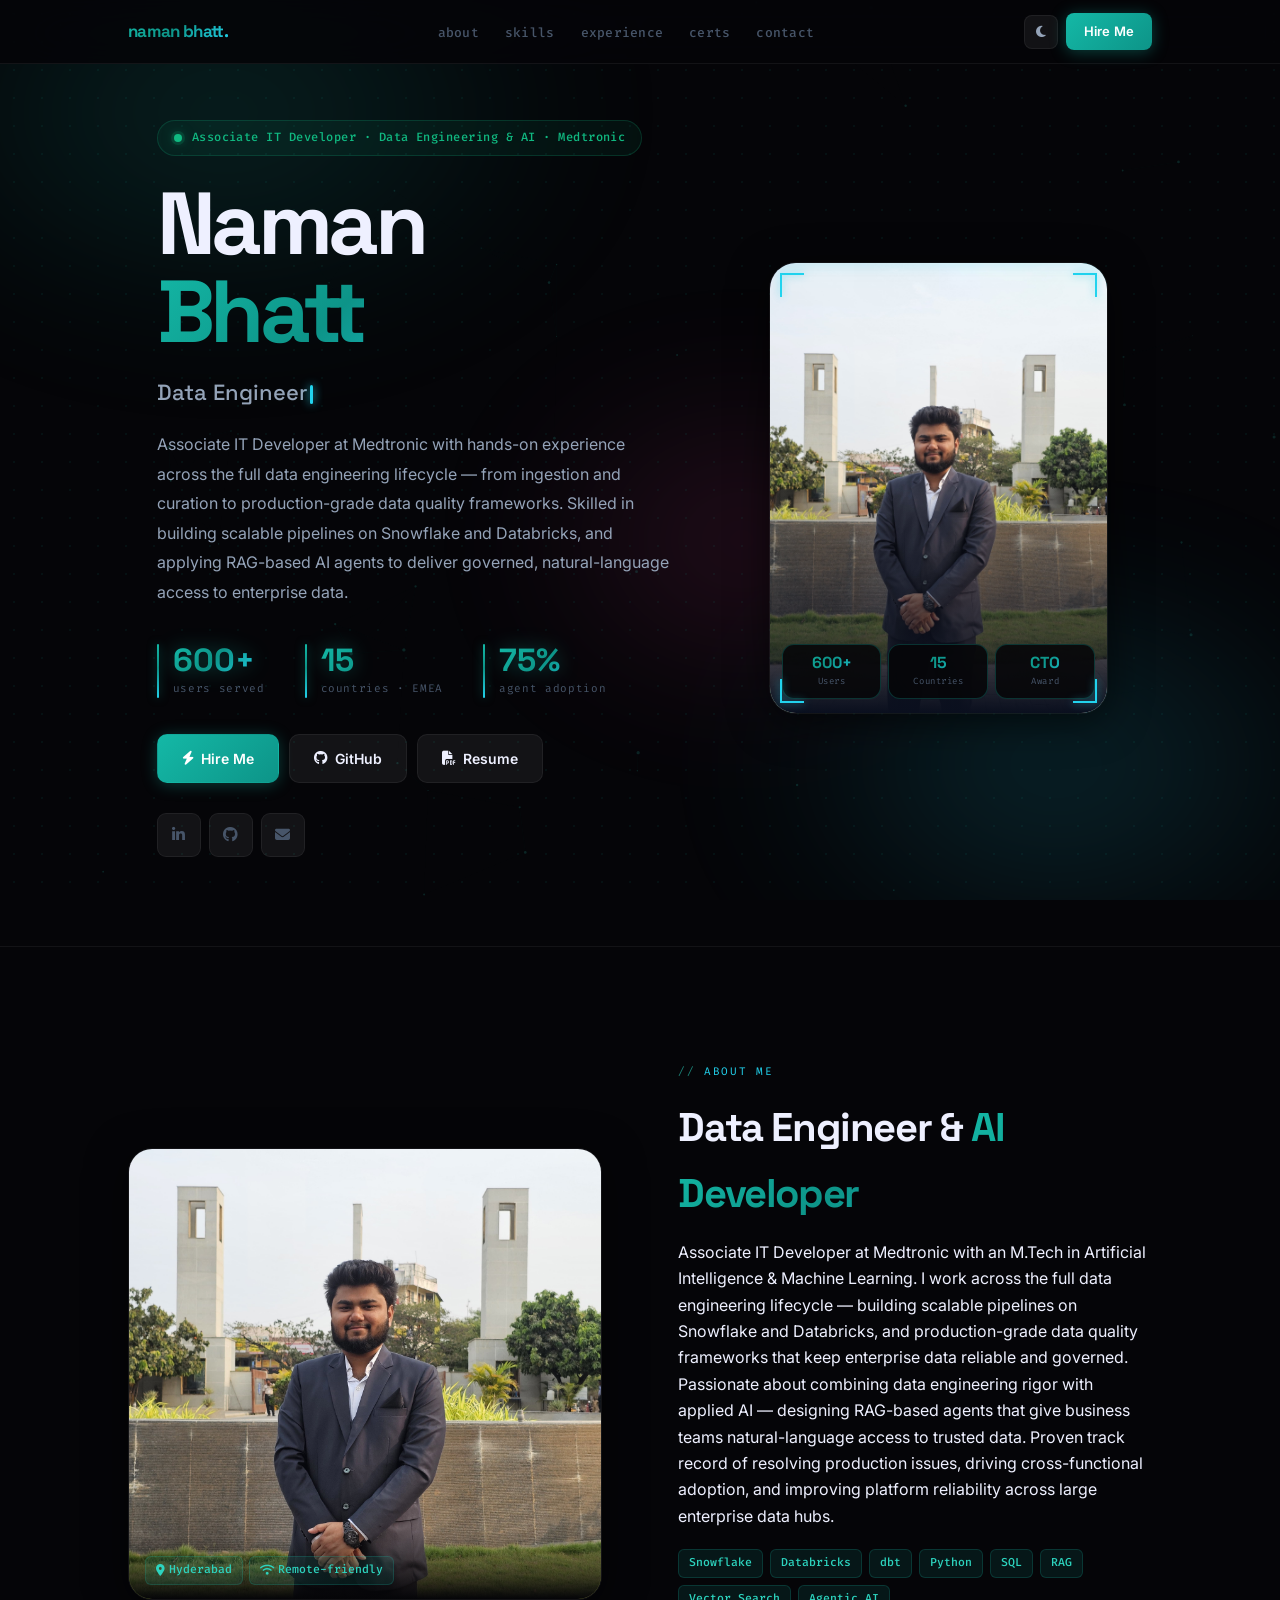
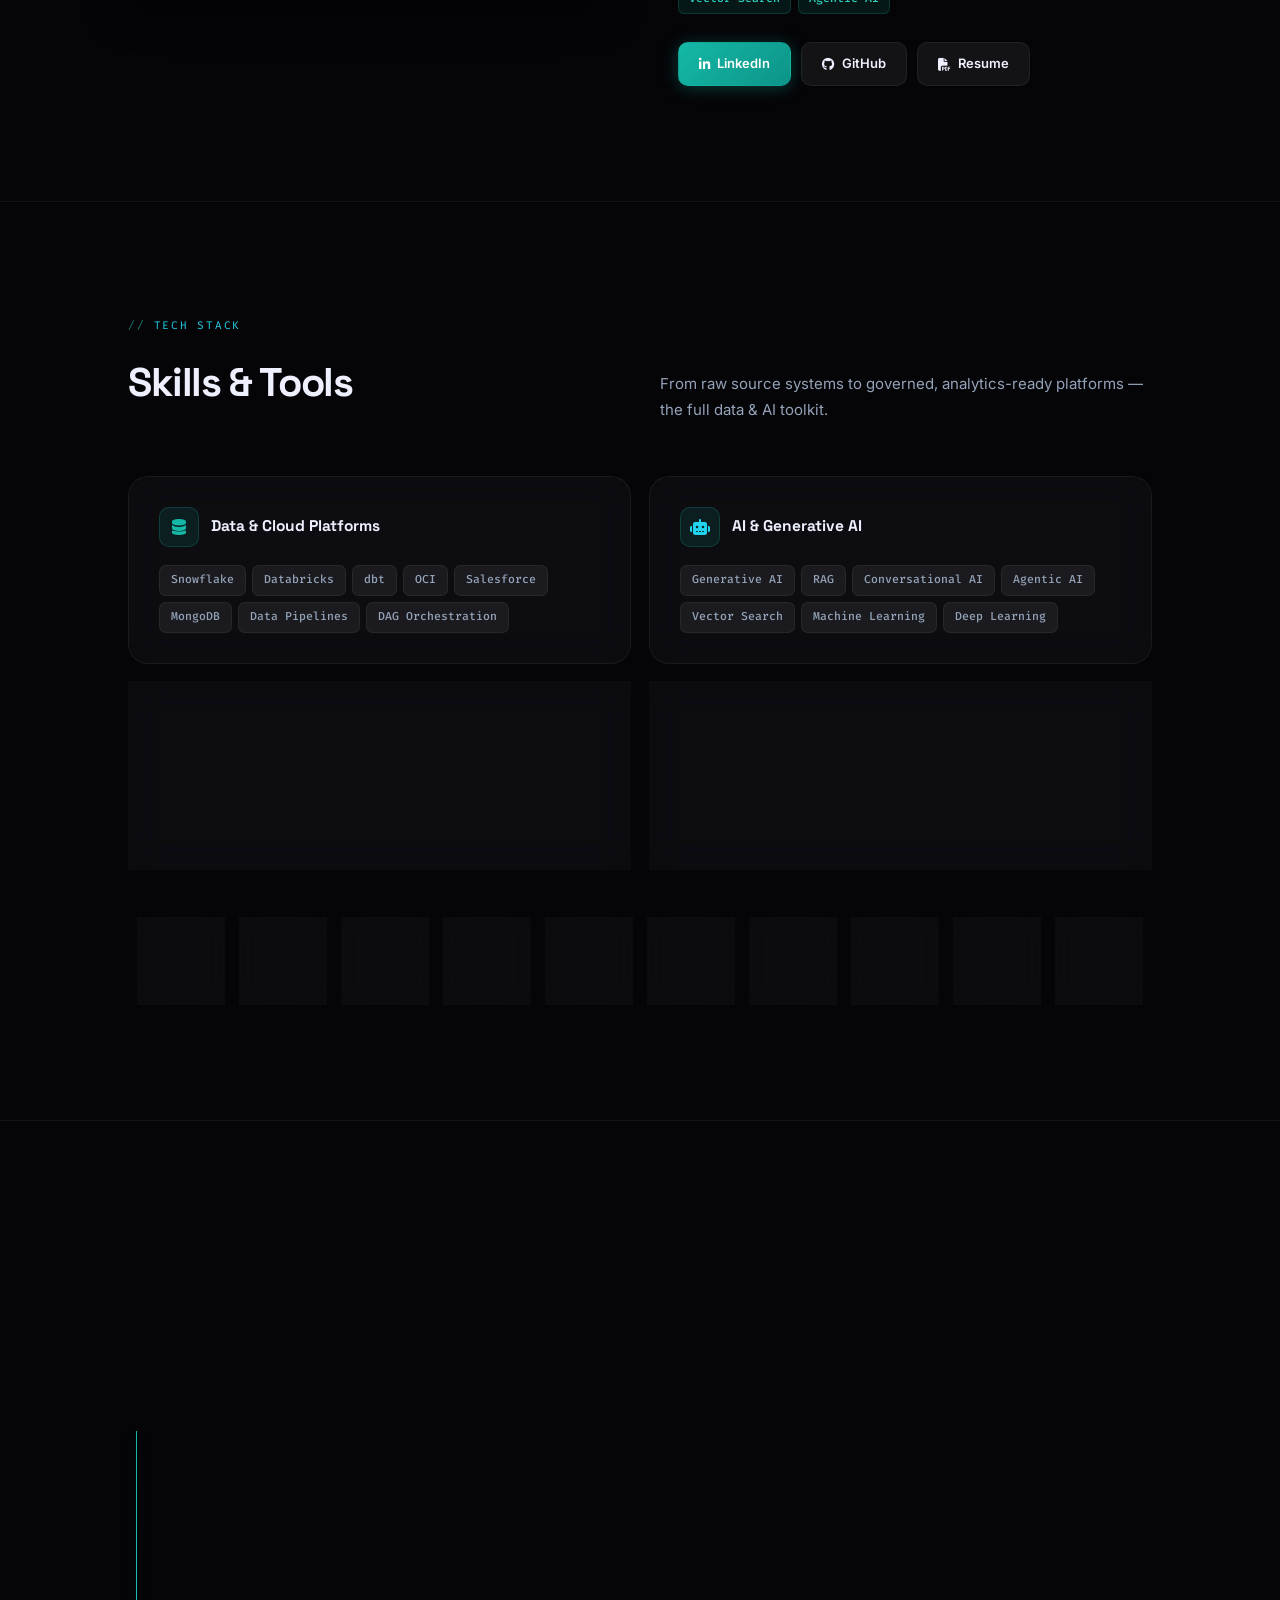
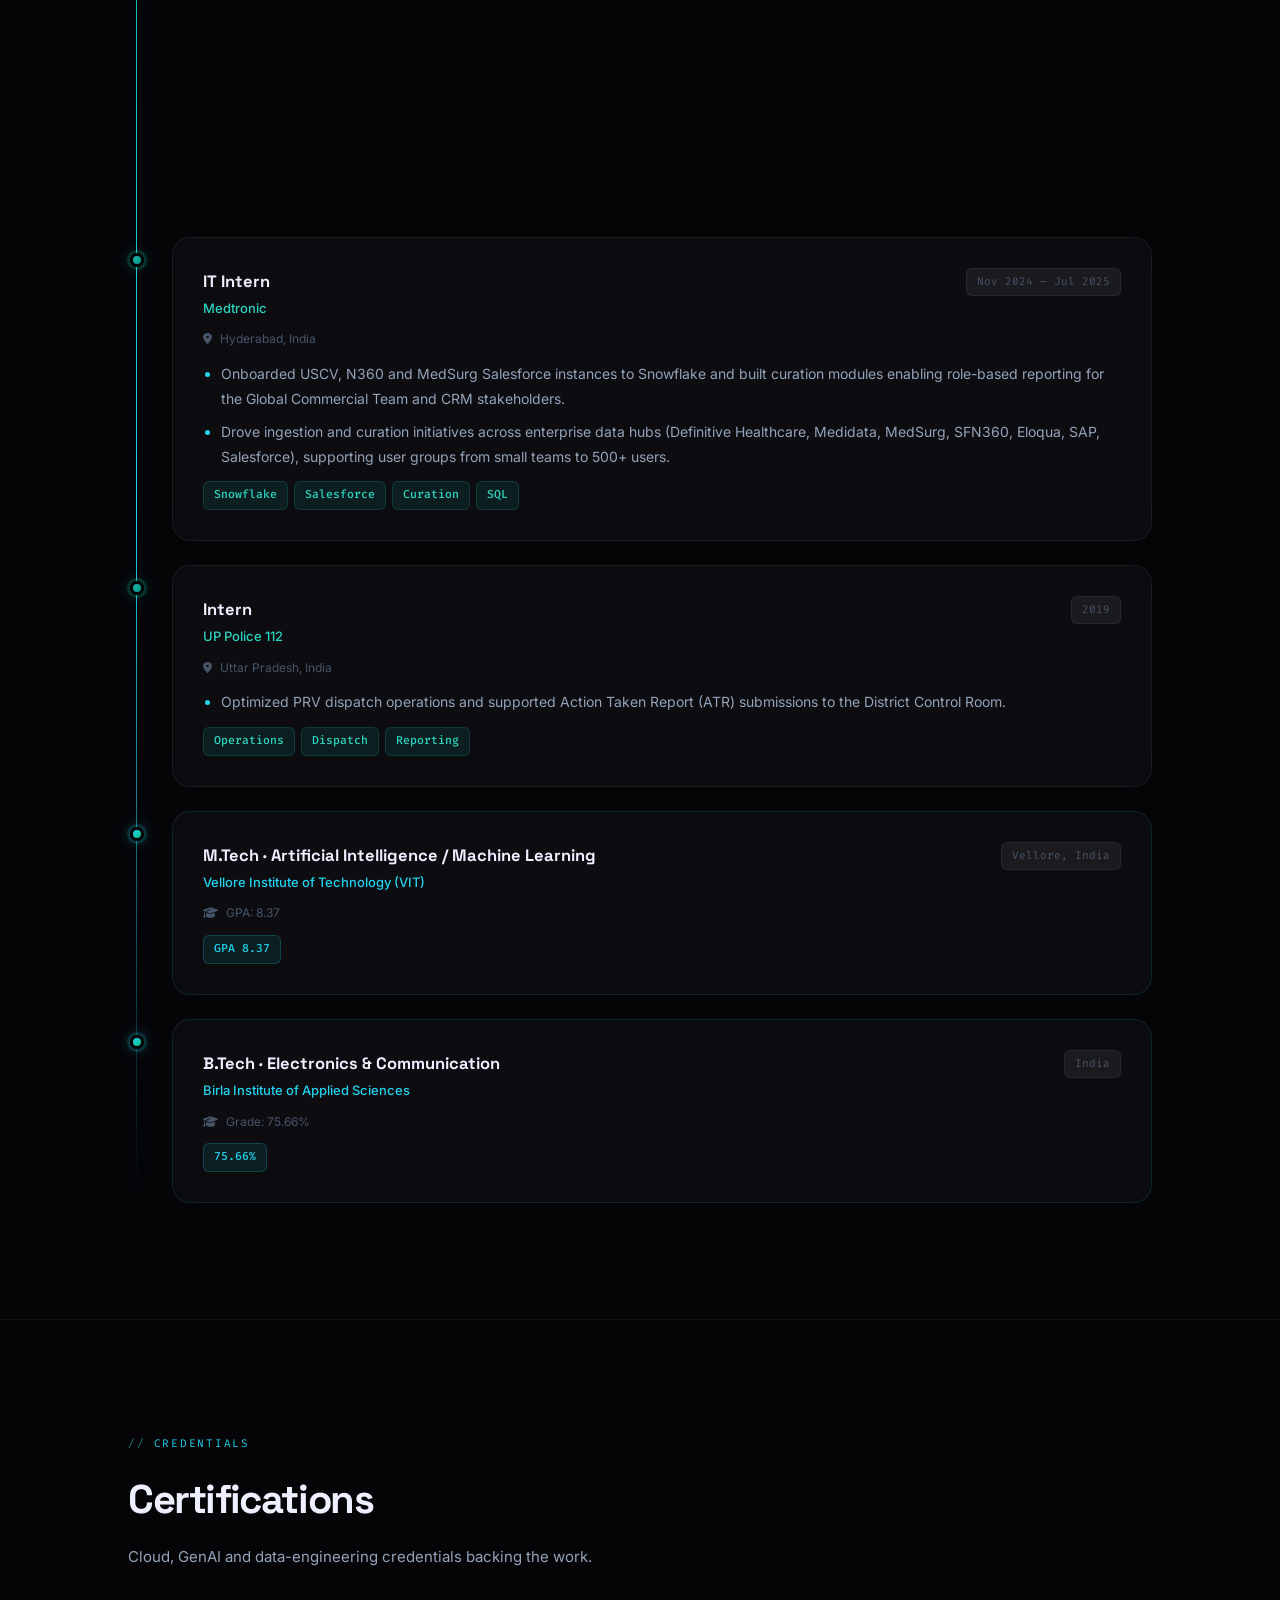
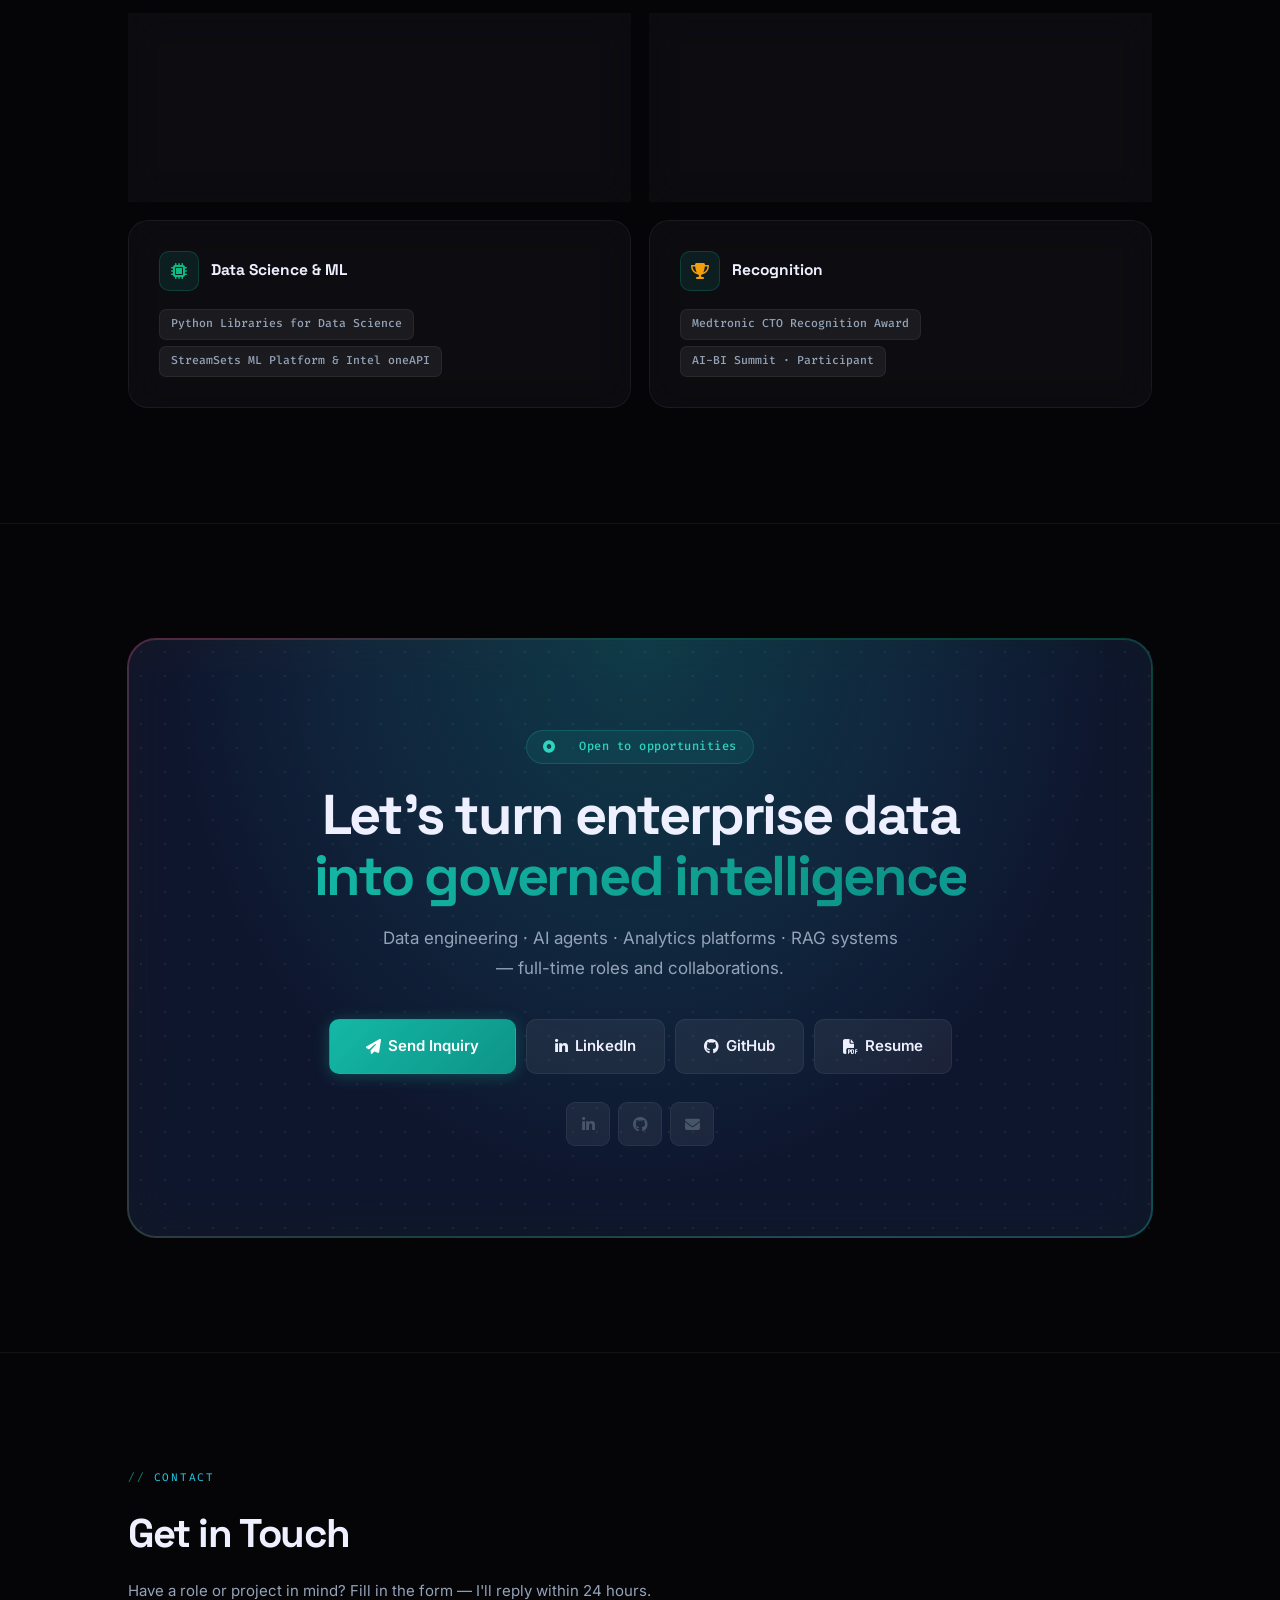
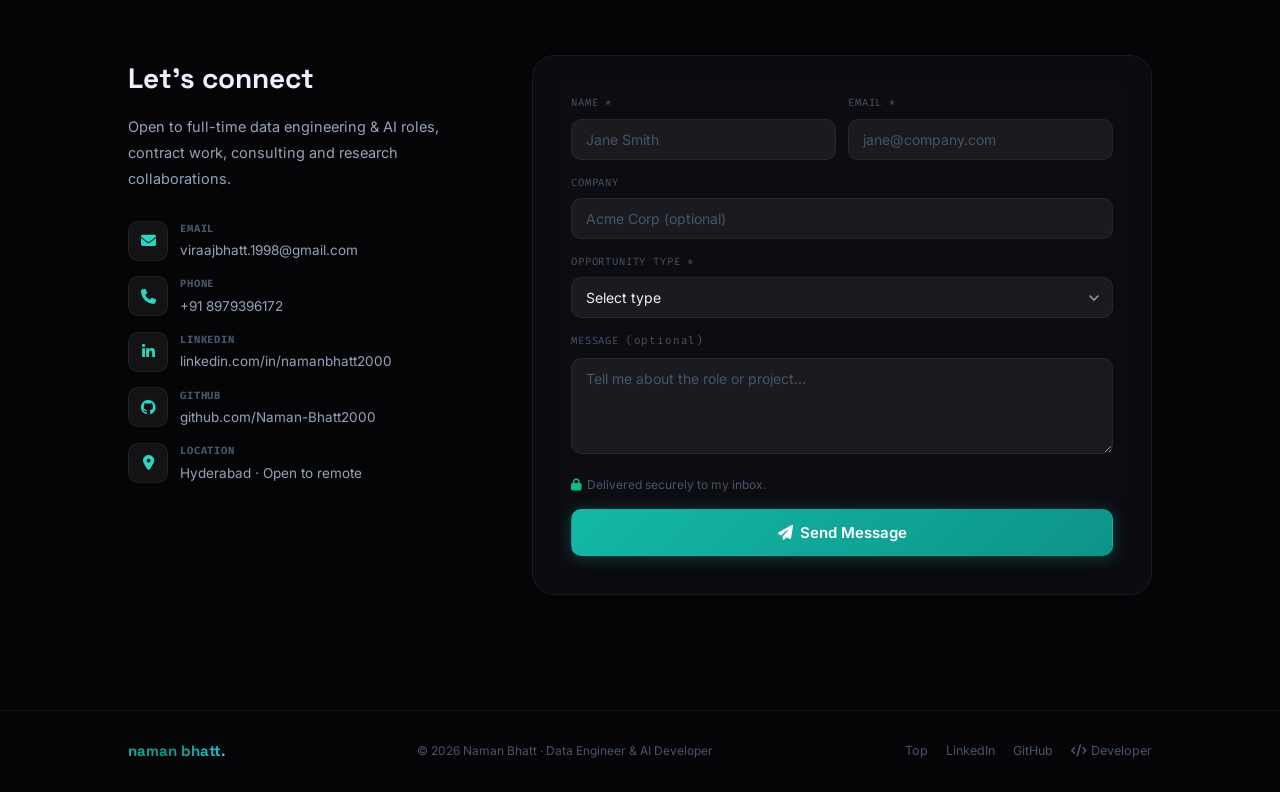
<file: index.html>
<!DOCTYPE html>
<html lang="en" data-theme="dark">
<head>
<meta charset="UTF-8">
<meta name="viewport" content="width=device-width, initial-scale=1.0, maximum-scale=5.0, user-scalable=yes">
<meta name="description" content="Naman Bhatt — Data Engineer & AI Developer. Snowflake, Databricks, RAG-based AI agents, data quality frameworks.">
<title>Naman Bhatt · Data & AI Developer</title>
<link rel="preconnect" href="https://fonts.googleapis.com">
<link rel="preconnect" href="https://fonts.gstatic.com" crossorigin>
<link href="https://fonts.googleapis.com/css2?family=Space+Grotesk:wght@400;500;600;700;800&family=Inter:wght@300;400;500;600&family=Fira+Code:wght@400;500&display=swap" rel="stylesheet">
<link rel="stylesheet" href="https://cdnjs.cloudflare.com/ajax/libs/font-awesome/6.5.0/css/all.min.css">
<link rel="stylesheet" href="assets/css/site.css">
</head>
<body>

<!-- AURORA BACKGROUND -->
<div class="aurora" aria-hidden="true">
  <div class="ao ao1"></div>
  <div class="ao ao2"></div>
  <div class="ao ao3"></div>
</div>
<!-- Neural Network Canvas -->
<canvas id="pcanvas" style="position:fixed;inset:0;z-index:1;pointer-events:none;opacity:.28" aria-hidden="true"></canvas>
<!-- Dot grid -->
<div class="bg-dots" aria-hidden="true"></div>

<!-- SCROLL PROGRESS -->
<div id="pbar" aria-hidden="true"></div>

<!-- MOBILE DROPDOWN -->
<div class="mob-drop" id="mobDrop">
  <a href="#about" onclick="closeMob()">About</a>
  <a href="#skills" onclick="closeMob()">Skills</a>
  <a href="#experience" onclick="closeMob()">Experience</a>
  <a href="#certifications" onclick="closeMob()">Certifications</a>
  <a href="#contact" onclick="closeMob()">Contact</a>
  <a href="#hire" class="mob-cta" onclick="closeMob()"><i class="fa-solid fa-bolt"></i> Hire Me</a>
</div>

<!-- NAV -->
<nav class="site-nav">
  <div class="nav-inner">
    <a href="#home" class="nav-logo">naman bhatt.</a>
    <ul class="nav-links">
      <li><a href="#about">about</a></li>
      <li><a href="#skills">skills</a></li>
      <li><a href="#experience">experience</a></li>
      <li><a href="#certifications">certs</a></li>
      <li><a href="#contact">contact</a></li>
    </ul>
    <div class="nav-right">
      <button class="t-btn" id="themeBtn" aria-label="Toggle theme"><i id="themeIcon" class="fa-solid fa-moon"></i></button>
      <a href="#hire" class="nav-cta">Hire Me</a>
      <button class="hbg" id="hbg" aria-label="Menu" aria-expanded="false">
        <span></span><span></span><span></span>
      </button>
    </div>
  </div>
</nav>

<main style="position:relative;z-index:10">

<!-- ══ HERO ══════════════════════════════════════════════════════════ -->
<section class="hero sect" id="home">
  <div class="wrap">
    <div class="hero-grid">
      <div>
        <div class="hero-avail reveal">
          <span class="avail-dot"></span>
          <span data-c="hero.availability">Associate IT Developer · Data Engineering &amp; AI · Medtronic</span>
        </div>
        <h1 class="reveal d1" id="heroH1">
          Naman<br>
          <span class="grd-txt">Bhatt</span>
        </h1>
        <p class="hero-role reveal d1"><span id="typed"></span><span class="cursor"></span></p>
        <p class="hero-bio reveal d2" data-c="hero.bio">
          Associate IT Developer at Medtronic with hands-on experience across the full data engineering lifecycle —
          from ingestion and curation to production-grade data quality frameworks. Skilled in building scalable
          pipelines on Snowflake and Databricks, and applying RAG-based AI agents to deliver governed,
          natural-language access to enterprise data.
        </p>
        <div class="hero-stats reveal d2" id="heroStats">
          <div class="hst">
            <div class="hst-n" data-count="600" data-suffix="+"><span class="count-val">600+</span></div>
            <div class="hst-l">users served</div>
          </div>
          <div class="hst">
            <div class="hst-n" data-count="15"><span class="count-val">15</span></div>
            <div class="hst-l">countries · EMEA</div>
          </div>
          <div class="hst">
            <div class="hst-n" data-count="75" data-suffix="%"><span class="count-val">75%</span></div>
            <div class="hst-l">agent adoption</div>
          </div>
        </div>
        <div class="hero-btns reveal d3">
          <a href="#hire" class="btn btn-fill"><i class="fa-solid fa-bolt"></i> Hire Me</a>
          <a href="https://github.com/Naman-Bhatt2000" data-soc="github" target="_blank" rel="noopener" class="btn btn-out"><i class="fa-brands fa-github"></i> GitHub</a>
          <a href="Naman_Bhatt_Resume.pdf" data-resume download="Naman_Bhatt_Resume.pdf" target="_blank" rel="noopener" class="btn btn-out"><i class="fa-solid fa-file-pdf"></i> Resume</a>
        </div>
        <div class="hero-socs reveal d4">
          <a href="https://www.linkedin.com/in/namanbhatt2000" data-soc="linkedin" target="_blank" rel="noopener" class="soc" aria-label="LinkedIn"><i class="fa-brands fa-linkedin-in"></i></a>
          <a href="https://github.com/Naman-Bhatt2000" data-soc="github" target="_blank" rel="noopener" class="soc" aria-label="GitHub"><i class="fa-brands fa-github"></i></a>
          <a href="mailto:viraajbhatt.1998@gmail.com" data-soc="email" class="soc" aria-label="Email"><i class="fa-solid fa-envelope"></i></a>
        </div>
      </div>
      <!-- Photo with 3D tilt -->
      <div class="hero-photo reveal d2" id="photoWrap">
        <div class="photo-tilt" id="photoTilt">
          <div class="photo-frame">
            <div class="photo-ring" aria-hidden="true"></div>
            <div class="photo-inner">
              <div class="c c-tl"></div><div class="c c-tr"></div>
              <div class="c c-bl"></div><div class="c c-br"></div>
              <div class="photo-scan" aria-hidden="true"></div>
              <img id="heroImg" src="images/Photo.jpeg" alt="Naman Bhatt" loading="eager" onerror="this.onerror=null;this.src='images/naman_placeholder.svg'">
              <div class="photo-fade" aria-hidden="true"></div>
              <div class="photo-stats" id="photoStats">
                <div class="pst"><div class="pst-v">600+</div><div class="pst-l">Users</div></div>
                <div class="pst"><div class="pst-v">15</div><div class="pst-l">Countries</div></div>
                <div class="pst"><div class="pst-v">CTO</div><div class="pst-l">Award</div></div>
              </div>
            </div>
          </div>
        </div>
      </div>
    </div>
  </div>
</section>

<!-- ══ ABOUT ═════════════════════════════════════════════════════════ -->
<section class="sect" id="about">
  <div class="wrap">
    <div class="about-grid">
      <div class="about-img-wrap reveal">
        <img id="aboutImg" src="images/Photo.jpeg" alt="Naman Bhatt" loading="lazy" onerror="this.onerror=null;this.src='images/naman_placeholder.svg'">
        <div class="about-img-strip" id="aboutBadges">
          <span class="chip"><i class="fa-solid fa-location-dot"></i> Hyderabad</span>
          <span class="chip"><i class="fa-solid fa-wifi"></i> Remote-friendly</span>
        </div>
      </div>
      <div class="reveal d1">
        <div class="sect-lbl" data-c="about.label">about me</div>
        <h2 class="h2" id="aboutH2">Data Engineer &amp; <span class="grd-txt">AI Developer</span></h2>
        <div id="aboutParas">
        <p>Associate IT Developer at Medtronic with an M.Tech in Artificial Intelligence &amp; Machine Learning. I work across the full data engineering lifecycle — building scalable pipelines on Snowflake and Databricks, and production-grade data quality frameworks that keep enterprise data reliable and governed.</p>
        <p>Passionate about combining data engineering rigor with applied AI — designing RAG-based agents that give business teams natural-language access to trusted data. Proven track record of resolving production issues, driving cross-functional adoption, and improving platform reliability across large enterprise data hubs.</p>
        </div>
        <div class="about-chips" id="aboutChips">
          <span class="chip">Snowflake</span><span class="chip">Databricks</span>
          <span class="chip">dbt</span><span class="chip">Python</span>
          <span class="chip">SQL</span><span class="chip">RAG</span>
          <span class="chip">Vector Search</span><span class="chip">Agentic AI</span>
        </div>
        <div class="about-btns">
          <a href="https://www.linkedin.com/in/namanbhatt2000" data-soc="linkedin" target="_blank" rel="noopener" class="btn btn-fill" style="padding:10px 20px;font-size:13px"><i class="fa-brands fa-linkedin-in"></i> LinkedIn</a>
          <a href="https://github.com/Naman-Bhatt2000" data-soc="github" target="_blank" rel="noopener" class="btn btn-out" style="padding:10px 20px;font-size:13px"><i class="fa-brands fa-github"></i> GitHub</a>
          <a href="Naman_Bhatt_Resume.pdf" data-resume download="Naman_Bhatt_Resume.pdf" target="_blank" rel="noopener" class="btn btn-out" style="padding:10px 20px;font-size:13px"><i class="fa-solid fa-file-pdf"></i> Resume</a>
        </div>
      </div>
    </div>
  </div>
</section>

<!-- ══ SKILLS ════════════════════════════════════════════════════════ -->
<section class="sect" id="skills">
  <div class="wrap">
    <div class="skills-intro">
      <div class="reveal">
        <div class="sect-lbl" data-c="skills.label">tech stack</div>
        <h2 class="h2" data-c="skills.heading">Skills &amp; Tools</h2>
      </div>
      <p class="reveal d1" data-c="skills.sub">From raw source systems to governed, analytics-ready platforms — the full data &amp; AI toolkit.</p>
    </div>
    <div class="sk-grid" id="skGrid">
      <div class="sk-card spotlight reveal">
        <div class="sk-head">
          <div class="sk-ico" style="color:var(--acc)"><i class="fa-solid fa-database"></i></div>
          <div class="sk-title">Data &amp; Cloud Platforms</div>
        </div>
        <div class="sk-pills">
          <span class="sk-pill">Snowflake</span><span class="sk-pill">Databricks</span>
          <span class="sk-pill">dbt</span><span class="sk-pill">OCI</span>
          <span class="sk-pill">Salesforce</span><span class="sk-pill">MongoDB</span>
          <span class="sk-pill">Data Pipelines</span><span class="sk-pill">DAG Orchestration</span>
        </div>
      </div>
      <div class="sk-card spotlight reveal d1">
        <div class="sk-head">
          <div class="sk-ico" style="color:var(--cy)"><i class="fa-solid fa-robot"></i></div>
          <div class="sk-title">AI &amp; Generative AI</div>
        </div>
        <div class="sk-pills">
          <span class="sk-pill">Generative AI</span><span class="sk-pill">RAG</span>
          <span class="sk-pill">Conversational AI</span><span class="sk-pill">Agentic AI</span>
          <span class="sk-pill">Vector Search</span><span class="sk-pill">Machine Learning</span>
          <span class="sk-pill">Deep Learning</span>
        </div>
      </div>
      <div class="sk-card spotlight reveal d2">
        <div class="sk-head">
          <div class="sk-ico" style="color:var(--gn)"><i class="fa-solid fa-code"></i></div>
          <div class="sk-title">Languages &amp; Tools</div>
        </div>
        <div class="sk-pills">
          <span class="sk-pill">Python</span><span class="sk-pill">SQL</span>
          <span class="sk-pill">C</span><span class="sk-pill">C++</span>
          <span class="sk-pill">Java</span><span class="sk-pill">Git</span>
          <span class="sk-pill">Streamlit</span>
        </div>
      </div>
      <div class="sk-card spotlight reveal d3">
        <div class="sk-head">
          <div class="sk-ico" style="color:var(--am)"><i class="fa-solid fa-shield-halved"></i></div>
          <div class="sk-title">Data Quality &amp; Governance</div>
        </div>
        <div class="sk-pills">
          <span class="sk-pill">DQ Frameworks</span><span class="sk-pill">Ingestion</span>
          <span class="sk-pill">Curation</span><span class="sk-pill">Governance</span>
          <span class="sk-pill">Dev/Test/Stage/Prod</span><span class="sk-pill">Monitoring</span>
        </div>
      </div>
    </div>
    <div class="logos-grid reveal" id="logoTrack">
      <a href="https://www.snowflake.com/" target="_blank" rel="noopener" class="logo-item"><img src="images/snowflake.svg" alt="Snowflake"><span>Snowflake</span></a>
      <a href="https://www.databricks.com/" target="_blank" rel="noopener" class="logo-item"><img src="images/databricks.svg" alt="Databricks"><span>Databricks</span></a>
      <a href="https://www.getdbt.com/" target="_blank" rel="noopener" class="logo-item"><img src="images/dbt.svg" alt="dbt"><span>dbt</span></a>
      <a href="https://www.salesforce.com/" target="_blank" rel="noopener" class="logo-item"><img src="images/salesforce.svg" alt="Salesforce"><span>Salesforce</span></a>
      <a href="https://www.oracle.com/cloud/" target="_blank" rel="noopener" class="logo-item"><img src="images/oracle.svg" alt="Oracle Cloud"><span>OCI</span></a>
      <a href="https://www.python.org/" target="_blank" rel="noopener" class="logo-item"><img src="images/python.png" alt="Python"><span>Python</span></a>
      <a href="https://www.microsoft.com/en-us/sql-server" target="_blank" rel="noopener" class="logo-item"><img src="images/sql.png" alt="SQL"><span>SQL</span></a>
      <a href="https://www.mongodb.com/" target="_blank" rel="noopener" class="logo-item"><img src="images/mongodb.png" alt="MongoDB"><span>MongoDB</span></a>
      <a href="https://git-scm.com/" target="_blank" rel="noopener" class="logo-item"><img src="images/git.svg" alt="Git"><span>Git</span></a>
      <a href="https://www.streamlit.io/" target="_blank" rel="noopener" class="logo-item"><img src="images/streamlit.png" alt="Streamlit"><span>Streamlit</span></a>
    </div>
  </div>
</section>

<!-- ══ EXPERIENCE ════════════════════════════════════════════════════ -->
<section class="sect" id="experience">
  <div class="wrap">
    <div class="exp-head">
      <div class="sect-lbl reveal" data-c="experience.label">experience</div>
      <h2 class="h2 reveal d1" data-c="experience.heading">Work Experience</h2>
      <p class="reveal d2" data-c="experience.sub">Building enterprise data platforms and AI agents at Medtronic.</p>
    </div>
    <div class="timeline" id="timeline">

      <div class="ti reveal">
        <div class="ti-dot"></div>
        <div class="ti-card spotlight">
          <div class="ti-top">
            <div>
              <div class="ti-role">Associate IT Developer</div>
              <div class="ti-co">Medtronic</div>
            </div>
            <span class="ti-date">Jul 2025 — Present</span>
          </div>
          <div class="ti-loc"><i class="fa-solid fa-location-dot"></i>&nbsp;Hyderabad, India</div>
          <div class="ti-body">
            <ul>
              <li>Led migration and modernization of the enterprise DIGIC Data Quality framework from Snowflake to Databricks, ensuring continuity of critical controls on a scalable, cloud-native architecture.</li>
              <li>Built a RAG-based Enterprise Market Share Agent in Snowflake for the EMEA RLM team, enabling natural-language access to governed data across 15 countries, 4,000+ accounts and 600+ users (75%+ adoption).</li>
              <li>Built reusable frameworks for automated data quality onboarding across new tables and data hubs — reducing manual effort, improving governance and ensuring reliable Dev/Test/Stage/Prod deployments.</li>
              <li>Awarded a <strong style="color:var(--t1)">CTO Recognition Award</strong> for outstanding contribution to data engineering and AI-driven innovation.</li>
            </ul>
          </div>
          <div class="ti-tags">
            <span class="chip">Snowflake</span><span class="chip">Databricks</span>
            <span class="chip">RAG</span><span class="chip">Data Quality</span><span class="chip">Agentic AI</span>
          </div>
        </div>
      </div>

      <div class="ti reveal d1">
        <div class="ti-dot"></div>
        <div class="ti-card spotlight">
          <div class="ti-top">
            <div>
              <div class="ti-role">IT Intern</div>
              <div class="ti-co">Medtronic</div>
            </div>
            <span class="ti-date">Nov 2024 — Jul 2025</span>
          </div>
          <div class="ti-loc"><i class="fa-solid fa-location-dot"></i>&nbsp;Hyderabad, India</div>
          <div class="ti-body">
            <ul>
              <li>Onboarded USCV, N360 and MedSurg Salesforce instances to Snowflake and built curation modules enabling role-based reporting for the Global Commercial Team and CRM stakeholders.</li>
              <li>Drove ingestion and curation initiatives across enterprise data hubs (Definitive Healthcare, Medidata, MedSurg, SFN360, Eloqua, SAP, Salesforce), supporting user groups from small teams to 500+ users.</li>
            </ul>
          </div>
          <div class="ti-tags">
            <span class="chip">Snowflake</span><span class="chip">Salesforce</span>
            <span class="chip">Curation</span><span class="chip">SQL</span>
          </div>
        </div>
      </div>

      <div class="ti reveal d2">
        <div class="ti-dot"></div>
        <div class="ti-card spotlight">
          <div class="ti-top">
            <div>
              <div class="ti-role">Intern</div>
              <div class="ti-co">UP Police 112</div>
            </div>
            <span class="ti-date">2019</span>
          </div>
          <div class="ti-loc"><i class="fa-solid fa-location-dot"></i>&nbsp;Uttar Pradesh, India</div>
          <div class="ti-body">
            <ul>
              <li>Optimized PRV dispatch operations and supported Action Taken Report (ATR) submissions to the District Control Room.</li>
            </ul>
          </div>
          <div class="ti-tags">
            <span class="chip">Operations</span><span class="chip">Dispatch</span><span class="chip">Reporting</span>
          </div>
        </div>
      </div>

      <!-- Education -->
      <div class="ti reveal d3">
        <div class="ti-dot" style="background:linear-gradient(135deg,var(--cy),var(--gn));animation:none;box-shadow:0 0 0 3px rgba(34,211,238,.15),0 0 14px rgba(34,211,238,.4)"></div>
        <div class="ti-card spotlight" style="border-color:rgba(34,211,238,.12)">
          <div class="ti-top">
            <div>
              <div class="ti-role">M.Tech · Artificial Intelligence / Machine Learning</div>
              <div class="ti-co" style="color:var(--cy)">Vellore Institute of Technology (VIT)</div>
            </div>
            <span class="ti-date">Vellore, India</span>
          </div>
          <div class="ti-loc"><i class="fa-solid fa-graduation-cap"></i>&nbsp;GPA: 8.37</div>
          <div class="ti-tags">
            <span class="chip" style="color:var(--cy);border-color:rgba(34,211,238,.22)">GPA 8.37</span>
          </div>
        </div>
      </div>

      <div class="ti reveal d3">
        <div class="ti-dot" style="background:linear-gradient(135deg,var(--cy),var(--gn));animation:none;box-shadow:0 0 0 3px rgba(34,211,238,.15),0 0 14px rgba(34,211,238,.4)"></div>
        <div class="ti-card spotlight" style="border-color:rgba(34,211,238,.12)">
          <div class="ti-top">
            <div>
              <div class="ti-role">B.Tech · Electronics &amp; Communication</div>
              <div class="ti-co" style="color:var(--cy)">Birla Institute of Applied Sciences</div>
            </div>
            <span class="ti-date">India</span>
          </div>
          <div class="ti-loc"><i class="fa-solid fa-graduation-cap"></i>&nbsp;Grade: 75.66%</div>
          <div class="ti-tags">
            <span class="chip" style="color:var(--cy);border-color:rgba(34,211,238,.22)">75.66%</span>
          </div>
        </div>
      </div>

    </div>
  </div>
</section>

<!-- ══ CERTIFICATIONS ═════════════════════════════════════════════════ -->
<section class="sect" id="certifications">
  <div class="wrap">
    <div style="margin-bottom:44px">
      <div class="sect-lbl reveal" data-c="certifications.label">credentials</div>
      <h2 class="h2 reveal d1" data-c="certifications.heading">Certifications</h2>
      <p class="reveal d2" data-c="certifications.sub" style="color:var(--t2);font-size:15px">Cloud, GenAI and data-engineering credentials backing the work.</p>
    </div>
    <div class="sk-grid" id="certGrid">
      <div class="sk-card spotlight reveal">
        <div class="sk-head">
          <div class="sk-ico" style="color:var(--acc)"><i class="fa-solid fa-cloud"></i></div>
          <div class="sk-title">Oracle Cloud Infrastructure</div>
        </div>
        <div class="sk-pills">
          <span class="sk-pill">2025 Certified Generative AI Professional</span>
          <span class="sk-pill">Certified AI Foundations Associate</span>
        </div>
      </div>
      <div class="sk-card spotlight reveal d1">
        <div class="sk-head">
          <div class="sk-ico" style="color:var(--cy)"><i class="fa-solid fa-database"></i></div>
          <div class="sk-title">Data Engineering</div>
        </div>
        <div class="sk-pills">
          <span class="sk-pill">Databricks Fundamentals</span>
          <span class="sk-pill">dbt For Data Engineers</span>
        </div>
      </div>
      <div class="sk-card spotlight reveal d2">
        <div class="sk-head">
          <div class="sk-ico" style="color:var(--gn)"><i class="fa-brands fa-python"></i></div>
          <div class="sk-title">Data Science &amp; ML</div>
        </div>
        <div class="sk-pills">
          <span class="sk-pill">Python Libraries for Data Science</span>
          <span class="sk-pill">StreamSets ML Platform &amp; Intel oneAPI</span>
        </div>
      </div>
      <div class="sk-card spotlight reveal d3">
        <div class="sk-head">
          <div class="sk-ico" style="color:var(--am)"><i class="fa-solid fa-trophy"></i></div>
          <div class="sk-title">Recognition</div>
        </div>
        <div class="sk-pills">
          <span class="sk-pill">Medtronic CTO Recognition Award</span>
          <span class="sk-pill">AI-BI Summit · Participant</span>
        </div>
      </div>
    </div>
  </div>
</section>

<!-- ══ CTA ════════════════════════════════════════════════════════════ -->
<section class="sect" id="hire">
  <div class="wrap">
    <div class="reveal" style="position:relative">
      <div class="cta-border" aria-hidden="true"></div>
      <div class="cta-cover" aria-hidden="true"></div>
      <div class="cta-box">
        <div class="cta-glow-bg" aria-hidden="true"></div>
        <div class="cta-dots" aria-hidden="true"></div>
        <div style="position:relative;z-index:1">
          <div class="cta-badge"><i class="fa-solid fa-circle-dot"></i>&nbsp; <span data-c="cta.badge">Open to opportunities</span></div>
          <h2 class="cta-title" id="ctaTitle">Let's turn enterprise data<br><span class="grd-txt">into governed intelligence</span></h2>
          <p class="cta-sub" data-c="cta.sub">Data engineering · AI agents · Analytics platforms · RAG systems — full-time roles and collaborations.</p>
          <div class="cta-btns">
            <a href="#contact" class="btn btn-fill" style="padding:14px 36px;font-size:15px"><i class="fa-solid fa-paper-plane"></i> Send Inquiry</a>
            <a href="https://www.linkedin.com/in/namanbhatt2000" data-soc="linkedin" target="_blank" rel="noopener" class="btn btn-out" style="padding:14px 28px;font-size:15px"><i class="fa-brands fa-linkedin-in"></i> LinkedIn</a>
            <a href="https://github.com/Naman-Bhatt2000" data-soc="github" target="_blank" rel="noopener" class="btn btn-out" style="padding:14px 28px;font-size:15px"><i class="fa-brands fa-github"></i> GitHub</a>
            <a href="Naman_Bhatt_Resume.pdf" data-resume download="Naman_Bhatt_Resume.pdf" target="_blank" rel="noopener" class="btn btn-out" style="padding:14px 28px;font-size:15px"><i class="fa-solid fa-file-pdf"></i> Resume</a>
          </div>
          <div class="cta-socs">
            <a href="https://www.linkedin.com/in/namanbhatt2000" data-soc="linkedin" target="_blank" rel="noopener" class="soc" aria-label="LinkedIn"><i class="fa-brands fa-linkedin-in"></i></a>
            <a href="https://github.com/Naman-Bhatt2000" data-soc="github" target="_blank" rel="noopener" class="soc" aria-label="GitHub"><i class="fa-brands fa-github"></i></a>
            <a href="mailto:viraajbhatt.1998@gmail.com" data-soc="email" class="soc" aria-label="Email"><i class="fa-solid fa-envelope"></i></a>
          </div>
        </div>
      </div>
    </div>
  </div>
</section>

<!-- ══ CONTACT ════════════════════════════════════════════════════════ -->
<section class="sect" id="contact">
  <div class="wrap">
    <div style="margin-bottom:52px">
      <div class="sect-lbl reveal" data-c="contact.label">contact</div>
      <h2 class="h2 reveal d1" data-c="contact.heading">Get in Touch</h2>
      <p class="reveal d2" data-c="contact.sub" style="color:var(--t2);font-size:15px">Have a role or project in mind? Fill in the form — I'll reply within 24 hours.</p>
    </div>
    <div class="contact-grid">
      <div class="reveal">
        <div class="ct-info">
          <h3>Let's connect</h3>
          <p data-c="contact.intro">Open to full-time data engineering &amp; AI roles, contract work, consulting and research collaborations.</p>
          <div id="ctRows">
          <div class="ct-row">
            <div class="ct-ico"><i class="fa-solid fa-envelope"></i></div>
            <div class="ct-txt"><strong>email</strong>viraajbhatt.1998@gmail.com</div>
          </div>
          <div class="ct-row">
            <div class="ct-ico"><i class="fa-solid fa-phone"></i></div>
            <div class="ct-txt"><strong>phone</strong>+91 8979396172</div>
          </div>
          <div class="ct-row">
            <div class="ct-ico"><i class="fa-brands fa-linkedin-in"></i></div>
            <div class="ct-txt"><strong>linkedin</strong>linkedin.com/in/namanbhatt2000</div>
          </div>
          <div class="ct-row">
            <div class="ct-ico"><i class="fa-brands fa-github"></i></div>
            <div class="ct-txt"><strong>github</strong>github.com/Naman-Bhatt2000</div>
          </div>
          <div class="ct-row">
            <div class="ct-ico"><i class="fa-solid fa-location-dot"></i></div>
            <div class="ct-txt"><strong>location</strong>Hyderabad · Open to remote</div>
          </div>
          </div>
        </div>
      </div>
      <div class="reveal d1">
        <form class="form-card" id="cForm" novalidate>
          <div class="frow">
            <div class="fg"><label for="fn">Name *</label><input type="text" id="fn" name="name" placeholder="Jane Smith" required></div>
            <div class="fg"><label for="fe">Email *</label><input type="email" id="fe" name="email" placeholder="jane@company.com" required></div>
          </div>
          <div class="fg"><label for="fc">Company</label><input type="text" id="fc" name="company" placeholder="Acme Corp (optional)"></div>
          <div class="fg">
            <label for="ft">Opportunity type *</label>
            <select id="ft" name="role" required>
              <option value="" disabled selected>Select type</option>
              <option>Full-time Role</option>
              <option>Contract / Freelance</option>
              <option>Consulting</option>
              <option>Research Collaboration</option>
              <option>Other</option>
            </select>
          </div>
          <div class="fg">
            <label for="fm">Message <span style="text-transform:none;font-size:11px;color:var(--t3)">(optional)</span></label>
            <textarea id="fm" name="message" rows="4" placeholder="Tell me about the role or project…"></textarea>
          </div>
          <p class="fnote"><i class="fa-solid fa-lock"></i> Delivered securely to my inbox.</p>
          <button type="submit" class="btn btn-fill" style="width:100%;justify-content:center;font-size:15px;padding:13px">
            <i class="fa-solid fa-paper-plane"></i> Send Message
          </button>
          <div id="fmsg"></div>
        </form>
      </div>
    </div>
  </div>
</section>

</main>

<footer>
  <div class="wrap foot-inner">
    <span class="foot-brand">naman bhatt.</span>
    <span class="foot-copy" data-c="footer.copyright">© 2026 Naman Bhatt · Data Engineer &amp; AI Developer</span>
    <nav class="foot-nav">
      <a href="#home">Top</a>
      <a href="https://www.linkedin.com/in/namanbhatt2000" data-soc="linkedin" target="_blank" rel="noopener">LinkedIn</a>
      <a href="https://github.com/Naman-Bhatt2000" data-soc="github" target="_blank" rel="noopener">GitHub</a>
      <a href="admin.html" rel="nofollow" title="Developer console"><i class="fa-solid fa-code"></i> Developer</a>
    </nav>
  </div>
</footer>

<script src="assets/js/site.js" defer></script>
</body>
</html>
</file>
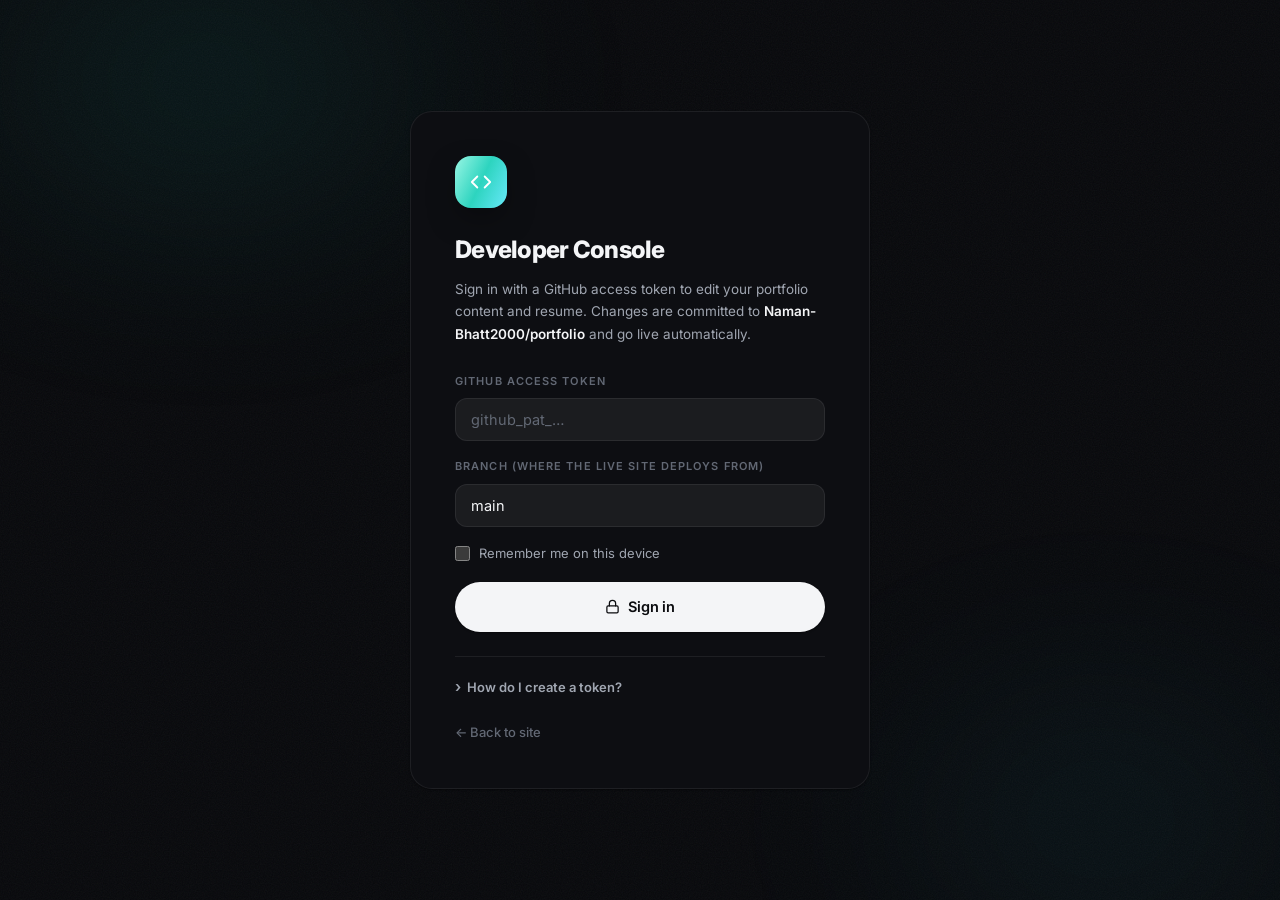
<file: admin.html>
<!DOCTYPE html>
<html lang="en" data-theme="dark">
<head>
<meta charset="UTF-8">
<meta name="viewport" content="width=device-width, initial-scale=1.0">
<title>Developer Console · Naman Bhatt</title>
<meta name="robots" content="noindex, nofollow">
<link rel="icon" type="image/png" href="images/portfolio-logo.png">
<link rel="preconnect" href="https://fonts.googleapis.com">
<link rel="preconnect" href="https://fonts.gstatic.com" crossorigin>
<link href="https://fonts.googleapis.com/css2?family=Inter:wght@400;500;600;700;800&display=swap" rel="stylesheet">
<link rel="stylesheet" href="assets/css/console.css">
<link rel="stylesheet" href="assets/css/admin.css">
</head>
<body>

<!-- SVG icon sprite -->
<svg xmlns="http://www.w3.org/2000/svg" style="display:none" aria-hidden="true">
  <defs>
    <symbol id="i-code" viewBox="0 0 24 24" fill="none" stroke="currentColor" stroke-width="2" stroke-linecap="round" stroke-linejoin="round"><polyline points="16 18 22 12 16 6"/><polyline points="8 6 2 12 8 18"/></symbol>
    <symbol id="i-zap" viewBox="0 0 24 24" fill="none" stroke="currentColor" stroke-width="2" stroke-linecap="round" stroke-linejoin="round"><polygon points="13 2 3 14 12 14 11 22 21 10 12 10 13 2"/></symbol>
    <symbol id="i-user" viewBox="0 0 24 24" fill="none" stroke="currentColor" stroke-width="2" stroke-linecap="round" stroke-linejoin="round"><path d="M19 21v-2a4 4 0 0 0-4-4H9a4 4 0 0 0-4 4v2"/><circle cx="12" cy="7" r="4"/></symbol>
    <symbol id="i-link" viewBox="0 0 24 24" fill="none" stroke="currentColor" stroke-width="2" stroke-linecap="round" stroke-linejoin="round"><path d="M10 13a5 5 0 0 0 7.54.54l3-3a5 5 0 0 0-7.07-7.07l-1.72 1.71"/><path d="M14 11a5 5 0 0 0-7.54.54l-3 3a5 5 0 0 0 7.07 7.07l1.71-1.71"/></symbol>
    <symbol id="i-layers" viewBox="0 0 24 24" fill="none" stroke="currentColor" stroke-width="2" stroke-linecap="round" stroke-linejoin="round"><path d="M12.83 2.18a2 2 0 0 0-1.66 0L2.6 6.08a1 1 0 0 0 0 1.83l8.58 3.91a2 2 0 0 0 1.66 0l8.58-3.9a1 1 0 0 0 0-1.83Z"/><path d="m22 17.65-9.17 4.16a2 2 0 0 1-1.66 0L2 17.65"/><path d="m22 12.65-9.17 4.16a2 2 0 0 1-1.66 0L2 12.65"/></symbol>
    <symbol id="i-briefcase" viewBox="0 0 24 24" fill="none" stroke="currentColor" stroke-width="2" stroke-linecap="round" stroke-linejoin="round"><path d="M16 20V4a2 2 0 0 0-2-2h-4a2 2 0 0 0-2 2v16"/><rect width="20" height="14" x="2" y="6" rx="2"/></symbol>
    <symbol id="i-folder" viewBox="0 0 24 24" fill="none" stroke="currentColor" stroke-width="2" stroke-linecap="round" stroke-linejoin="round"><path d="M20 20a2 2 0 0 0 2-2V8a2 2 0 0 0-2-2h-7.9a2 2 0 0 1-1.69-.9L9.6 3.9A2 2 0 0 0 7.93 3H4a2 2 0 0 0-2 2v13a2 2 0 0 0 2 2Z"/></symbol>
    <symbol id="i-send" viewBox="0 0 24 24" fill="none" stroke="currentColor" stroke-width="2" stroke-linecap="round" stroke-linejoin="round"><path d="m22 2-7 20-4-9-9-4Z"/><path d="M22 2 11 13"/></symbol>
    <symbol id="i-mail" viewBox="0 0 24 24" fill="none" stroke="currentColor" stroke-width="2" stroke-linecap="round" stroke-linejoin="round"><rect width="20" height="16" x="2" y="4" rx="2"/><path d="m22 7-8.97 5.7a1.94 1.94 0 0 1-2.06 0L2 7"/></symbol>
    <symbol id="i-info" viewBox="0 0 24 24" fill="none" stroke="currentColor" stroke-width="2" stroke-linecap="round" stroke-linejoin="round"><circle cx="12" cy="12" r="10"/><path d="M12 16v-4"/><path d="M12 8h.01"/></symbol>
    <symbol id="i-file" viewBox="0 0 24 24" fill="none" stroke="currentColor" stroke-width="2" stroke-linecap="round" stroke-linejoin="round"><path d="M15 2H6a2 2 0 0 0-2 2v16a2 2 0 0 0 2 2h12a2 2 0 0 0 2-2V7Z"/><path d="M14 2v4a2 2 0 0 0 2 2h4"/><path d="M10 9H8"/><path d="M16 13H8"/><path d="M16 17H8"/></symbol>
    <symbol id="i-upload" viewBox="0 0 24 24" fill="none" stroke="currentColor" stroke-width="2" stroke-linecap="round" stroke-linejoin="round"><path d="M21 15v4a2 2 0 0 1-2 2H5a2 2 0 0 1-2-2v-4"/><polyline points="17 8 12 3 7 8"/><line x1="12" x2="12" y1="3" y2="15"/></symbol>
    <symbol id="i-logout" viewBox="0 0 24 24" fill="none" stroke="currentColor" stroke-width="2" stroke-linecap="round" stroke-linejoin="round"><path d="M9 21H5a2 2 0 0 1-2-2V5a2 2 0 0 1 2-2h4"/><polyline points="16 17 21 12 16 7"/><line x1="21" x2="9" y1="12" y2="12"/></symbol>
    <symbol id="i-github" viewBox="0 0 24 24" fill="currentColor"><path d="M12 .297c-6.63 0-12 5.373-12 12 0 5.303 3.438 9.8 8.205 11.385.6.113.82-.258.82-.577 0-.285-.01-1.04-.015-2.04-3.338.724-4.042-1.61-4.042-1.61C4.422 18.07 3.633 17.7 3.633 17.7c-1.087-.744.084-.729.084-.729 1.205.084 1.838 1.236 1.838 1.236 1.07 1.835 2.809 1.305 3.495.998.108-.776.417-1.305.76-1.605-2.665-.3-5.466-1.332-5.466-5.93 0-1.31.465-2.38 1.235-3.22-.135-.303-.54-1.523.105-3.176 0 0 1.005-.322 3.3 1.23.96-.267 1.98-.399 3-.405 1.02.006 2.04.138 3 .405 2.28-1.552 3.285-1.23 3.285-1.23.645 1.653.24 2.873.12 3.176.765.84 1.23 1.91 1.23 3.22 0 4.61-2.805 5.625-5.475 5.92.42.36.81 1.096.81 2.22 0 1.606-.015 2.896-.015 3.286 0 .315.21.69.825.57C20.565 22.092 24 17.592 24 12.297c0-6.627-5.373-12-12-12"/></symbol>
    <symbol id="i-refresh" viewBox="0 0 24 24" fill="none" stroke="currentColor" stroke-width="2" stroke-linecap="round" stroke-linejoin="round"><path d="M21 12a9 9 0 1 1-9-9c2.52 0 4.93 1 6.74 2.74L21 8"/><path d="M21 3v5h-5"/></symbol>
    <symbol id="i-lock" viewBox="0 0 24 24" fill="none" stroke="currentColor" stroke-width="2" stroke-linecap="round" stroke-linejoin="round"><rect width="18" height="11" x="3" y="11" rx="2"/><path d="M7 11V7a5 5 0 0 1 10 0v4"/></symbol>
    <symbol id="i-check" viewBox="0 0 24 24" fill="none" stroke="currentColor" stroke-width="2" stroke-linecap="round" stroke-linejoin="round"><path d="M20 6 9 17l-5-5"/></symbol>
    <symbol id="i-x" viewBox="0 0 24 24" fill="none" stroke="currentColor" stroke-width="2" stroke-linecap="round" stroke-linejoin="round"><path d="M18 6 6 18"/><path d="m6 6 12 12"/></symbol>
    <symbol id="i-plus" viewBox="0 0 24 24" fill="none" stroke="currentColor" stroke-width="2" stroke-linecap="round" stroke-linejoin="round"><path d="M5 12h14"/><path d="M12 5v14"/></symbol>
    <symbol id="i-trash" viewBox="0 0 24 24" fill="none" stroke="currentColor" stroke-width="2" stroke-linecap="round" stroke-linejoin="round"><path d="M3 6h18"/><path d="M19 6v14a2 2 0 0 1-2 2H7a2 2 0 0 1-2-2V6"/><path d="M8 6V4a2 2 0 0 1 2-2h4a2 2 0 0 1 2 2v2"/></symbol>
    <symbol id="i-arrow-up" viewBox="0 0 24 24" fill="none" stroke="currentColor" stroke-width="2" stroke-linecap="round" stroke-linejoin="round"><path d="m5 12 7-7 7 7"/><path d="M12 19V5"/></symbol>
    <symbol id="i-arrow-down" viewBox="0 0 24 24" fill="none" stroke="currentColor" stroke-width="2" stroke-linecap="round" stroke-linejoin="round"><path d="M12 5v14"/><path d="m19 12-7 7-7-7"/></symbol>
    <symbol id="i-external" viewBox="0 0 24 24" fill="none" stroke="currentColor" stroke-width="2" stroke-linecap="round" stroke-linejoin="round"><path d="M15 3h6v6"/><path d="M10 14 21 3"/><path d="M18 13v6a2 2 0 0 1-2 2H5a2 2 0 0 1-2-2V8a2 2 0 0 1 2-2h6"/></symbol>
    <symbol id="i-moon" viewBox="0 0 24 24" fill="none" stroke="currentColor" stroke-width="2" stroke-linecap="round" stroke-linejoin="round"><path d="M12 3a6 6 0 0 0 9 9 9 9 0 1 1-9-9Z"/></symbol>
    <symbol id="i-sun" viewBox="0 0 24 24" fill="none" stroke="currentColor" stroke-width="2" stroke-linecap="round" stroke-linejoin="round"><circle cx="12" cy="12" r="4"/><path d="M12 2v2"/><path d="M12 20v2"/><path d="m4.93 4.93 1.41 1.41"/><path d="m17.66 17.66 1.41 1.41"/><path d="M2 12h2"/><path d="M20 12h2"/><path d="m6.34 17.66-1.41 1.41"/><path d="m19.07 4.93-1.41 1.41"/></symbol>
    <symbol id="i-smartphone" viewBox="0 0 24 24" fill="none" stroke="currentColor" stroke-width="2" stroke-linecap="round" stroke-linejoin="round"><rect width="14" height="20" x="5" y="2" rx="2" ry="2"/><path d="M12 18h.01"/></symbol>
    <symbol id="i-monitor" viewBox="0 0 24 24" fill="none" stroke="currentColor" stroke-width="2" stroke-linecap="round" stroke-linejoin="round"><rect width="20" height="14" x="2" y="3" rx="2"/><line x1="8" x2="16" y1="21" y2="21"/><line x1="12" x2="12" y1="17" y2="21"/></symbol>
    <symbol id="i-layout" viewBox="0 0 24 24" fill="none" stroke="currentColor" stroke-width="2" stroke-linecap="round" stroke-linejoin="round"><rect width="18" height="18" x="3" y="3" rx="2"/><path d="M14 3v18"/></symbol>
    <symbol id="i-eye" viewBox="0 0 24 24" fill="none" stroke="currentColor" stroke-width="2" stroke-linecap="round" stroke-linejoin="round"><path d="M2 12s3-7 10-7 10 7 10 7-3 7-10 7-10-7-10-7Z"/><circle cx="12" cy="12" r="3"/></symbol>
  </defs>
</svg>

<div class="atmosphere" aria-hidden="true">
  <div class="glow glow-1"></div>
  <div class="glow glow-2"></div>
</div>
<div class="grain" aria-hidden="true"></div>

<!-- ══ Login ═════════════════════════════════════════════════════════ -->
<div id="authView" class="auth-view">
  <div class="auth-card card">
    <div class="auth-logo"><svg class="ic"><use href="#i-code"/></svg></div>
    <h1>Developer Console</h1>
    <p class="auth-sub">Sign in with a GitHub access token to edit your portfolio content and resume. Changes are committed to <strong id="repoLabel">Naman-Bhatt2000/portfolio</strong> and go live automatically.</p>

    <form id="authForm">
      <div class="fg">
        <label for="tokenInput">GitHub access token</label>
        <input type="password" id="tokenInput" placeholder="github_pat_…" autocomplete="off" spellcheck="false" required>
      </div>
      <div class="fg">
        <label for="branchInput">Branch (where the live site deploys from)</label>
        <input type="text" id="branchInput" value="main" spellcheck="false">
      </div>
      <label class="remember">
        <input type="checkbox" id="rememberInput">
        <span>Remember me on this device</span>
      </label>
      <button type="submit" class="btn btn-fill" id="loginBtn" style="width:100%"><svg class="ic"><use href="#i-lock"/></svg> Sign in</button>
      <div id="authError" class="auth-error" role="alert"></div>
    </form>

    <details class="auth-help">
      <summary>How do I create a token?</summary>
      <ol>
        <li>Open <a href="https://github.com/settings/personal-access-tokens/new" target="_blank" rel="noopener">github.com → Settings → Fine-grained tokens <svg class="ic"><use href="#i-external"/></svg></a> (logged in as the repo owner).</li>
        <li>Name it <code>portfolio-admin</code> and pick an expiration (e.g. 1 year).</li>
        <li><strong>Repository access</strong> → <em>Only select repositories</em> → choose <code>portfolio</code>.</li>
        <li><strong>Permissions → Contents</strong> → <em>Read and write</em>.</li>
        <li>Generate, copy the token (<code>github_pat_…</code>) and paste it above.</li>
      </ol>
      <p class="auth-note"><svg class="ic"><use href="#i-lock"/></svg> This console is a static page — the token never leaves your browser except to call <code>api.github.com</code>. Anyone can open this page, but nothing can be changed without your token.</p>
    </details>

    <a class="auth-back" href="index.html">← Back to site</a>
  </div>
</div>

<!-- ══ Console ═══════════════════════════════════════════════════════ -->
<div id="appView" class="app-view" hidden>
  <header class="topbar">
    <div class="topbar-brand">
      <svg class="ic"><use href="#i-code"/></svg>
      <span>Developer Console</span>
    </div>
    <div class="topbar-status" id="dirtyStatus"><span class="dot"></span><span class="txt">All changes saved</span></div>
    <div class="topbar-actions">
      <button class="t-btn" id="themeBtn" aria-label="Toggle theme"><svg class="ic" id="themeIcon"><use href="#i-moon"/></svg></button>
      <button class="t-btn act hide-narrow" id="previewToggle" title="Toggle live preview" aria-label="Toggle live preview"><svg class="ic"><use href="#i-layout"/></svg></button>
      <a class="btn btn-out btn-sm" href="index.html" target="_blank" rel="noopener"><svg class="ic"><use href="#i-external"/></svg><span class="hide-sm"> View site</span></a>
      <button class="btn btn-fill btn-sm" id="saveBtn" disabled><svg class="ic"><use href="#i-check"/></svg> Save &amp; publish</button>
      <div class="avatar-box" id="avatarBox" title="">
        <img id="avatarImg" alt="GitHub avatar">
        <button class="t-btn" id="logoutBtn" aria-label="Sign out" title="Sign out"><svg class="ic"><use href="#i-logout"/></svg></button>
      </div>
    </div>
  </header>

  <div id="draftBanner" class="draft-banner" hidden>
    <svg class="ic"><use href="#i-info"/></svg>
    <span>Restored an unsaved draft from this browser. <strong>Save &amp; publish</strong> to make it live, or</span>
    <button id="discardDraftBtn">discard the draft</button>
  </div>

  <div class="app-body">
    <aside class="sidebar" id="sidebar"></aside>
    <main class="panel-wrap">
      <div class="panel" id="panel"></div>
    </main>
    <section class="preview-wrap" id="previewWrap" aria-label="Live preview">
      <div class="preview-head">
        <span class="preview-title"><span class="live-dot"></span> Live preview</span>
        <span class="preview-sec" id="previewSec"></span>
        <div class="preview-actions">
          <button class="t-btn" id="previewDevice" title="Switch to mobile width" aria-label="Toggle device width"><svg class="ic"><use href="#i-smartphone"/></svg></button>
          <button class="t-btn" id="previewReload" title="Reload preview" aria-label="Reload preview"><svg class="ic"><use href="#i-refresh"/></svg></button>
          <a class="t-btn" id="previewOpen" href="index.html" target="_blank" rel="noopener" title="Open site in a new tab" aria-label="Open in new tab"><svg class="ic"><use href="#i-external"/></svg></a>
        </div>
      </div>
      <div class="preview-stage" id="previewStage">
        <iframe id="previewFrame" class="preview-frame" title="Live preview of your site" src="index.html?preview=1" loading="lazy"></iframe>
      </div>
    </section>
  </div>
</div>

<div class="toasts" id="toasts"></div>

<script src="assets/js/admin.js" defer></script>
</body>
</html>
</file>
<file: assets/css/site.css>
*,*::before,*::after{margin:0;padding:0;box-sizing:border-box}
html{scroll-behavior:smooth}
img{display:block;max-width:100%}
button{font-family:inherit;cursor:pointer;border:none;background:none}
a{text-decoration:none;color:inherit}

/* ══ THEMES ════════════════════════════════════════════════════════ */
[data-theme="dark"]{
  --bg:#050508;
  --bg2:#0a0f1e;
  --bg3:#0f1629;
  --surf:rgba(255,255,255,.03);
  --surf2:rgba(255,255,255,.06);
  --surf3:rgba(255,255,255,.09);
  --bdr:rgba(255,255,255,.06);
  --bdr2:rgba(255,255,255,.1);
  --bdr-hi:rgba(20,184,166,.65);
  --t1:#eef0ff;
  --t2:#94a3b8;
  --t3:#475569;
  --acc:#14b8a6;
  --acc2:#2dd4bf;
  --cy:#22d3ee;
  --gn:#10b981;
  --pk:#ec4899;
  --am:#f59e0b;
  --grd:linear-gradient(135deg,#14b8a6 0%,#0d9488 45%,#22d3ee 100%);
  --grd2:linear-gradient(135deg,#14b8a6,#0d9488);
  --grd3:linear-gradient(135deg,#ec4899,#14b8a6,#22d3ee);
  --nav-bg:rgba(5,5,8,.9);
  --card-shd:0 8px 40px rgba(0,0,0,.6),inset 0 1px 0 rgba(255,255,255,.04);
  --spotlight-clr:rgba(20,184,166,.12);
  --blob-op:.18;
}
[data-theme="light"]{
  --bg:#f7f6ff;
  --bg2:#eeecff;
  --bg3:#e5e2ff;
  --surf:rgba(255,255,255,.65);
  --surf2:rgba(255,255,255,.9);
  --surf3:rgba(255,255,255,.98);
  --bdr:rgba(13,148,136,.1);
  --bdr2:rgba(13,148,136,.18);
  --bdr-hi:rgba(13,148,136,.5);
  --t1:#1e1b4b;
  --t2:#4c3d6e;
  --t3:#9ca3af;
  --acc:#0d9488;
  --acc2:#0d9488;
  --cy:#0891b2;
  --gn:#059669;
  --pk:#db2777;
  --am:#d97706;
  --grd:linear-gradient(135deg,#0d9488 0%,#0d9488 45%,#0891b2 100%);
  --grd2:linear-gradient(135deg,#0d9488,#0d9488);
  --grd3:linear-gradient(135deg,#db2777,#0d9488,#0891b2);
  --nav-bg:rgba(247,246,255,.92);
  --card-shd:0 8px 32px rgba(13,148,136,.07),inset 0 1px 0 rgba(255,255,255,.9);
  --spotlight-clr:rgba(13,148,136,.08);
  --blob-op:.06;
}

/* ══ BASE ══════════════════════════════════════════════════════════ */
html{-webkit-text-size-adjust:100%;text-size-adjust:100%}
body{
  background:var(--bg);color:var(--t1);
  font-family:'Inter',sans-serif;line-height:1.65;overflow-x:hidden;
  transition:background .35s,color .35s;
  -webkit-tap-highlight-color:transparent;
}
::-webkit-scrollbar{width:3px}
::-webkit-scrollbar-track{background:transparent}
::-webkit-scrollbar-thumb{background:var(--acc);border-radius:4px}
::selection{background:rgba(20,184,166,.3);color:#fff}

/* ══ BACKGROUND ════════════════════════════════════════════════════ */
/* Aurora orbs */
.aurora{position:fixed;inset:0;z-index:0;pointer-events:none;overflow:hidden}
.ao{position:absolute;border-radius:50%;filter:blur(80px);opacity:var(--blob-op)}
.ao1{width:65vw;height:55vh;background:radial-gradient(ellipse,rgba(20,184,166,1) 0%,transparent 65%);top:-15%;left:-15%;animation:ao-drift1 22s ease-in-out infinite}
.ao2{width:55vw;height:50vh;background:radial-gradient(ellipse,rgba(34,211,238,1) 0%,transparent 65%);bottom:-10%;right:-10%;animation:ao-drift2 28s ease-in-out infinite}
.ao3{width:40vw;height:40vh;background:radial-gradient(ellipse,rgba(236,72,153,1) 0%,transparent 65%);top:40%;left:38%;animation:ao-drift3 19s ease-in-out infinite}
@keyframes ao-drift1{0%,100%{transform:translate(0,0)}40%{transform:translate(3vw,4vh)}70%{transform:translate(-2vw,2vh)}}
@keyframes ao-drift2{0%,100%{transform:translate(0,0)}35%{transform:translate(-4vw,-4vh)}65%{transform:translate(2vw,-5vh)}}
@keyframes ao-drift3{0%,100%{transform:translate(-50%,-50%)}50%{transform:translate(-50%,calc(-50% - 3vh))}}
/* Neural network canvas */
#pcanvas{position:fixed;inset:0;z-index:1;pointer-events:none}
/* Cyber dot grid */
.bg-dots{
  position:fixed;inset:0;z-index:1;pointer-events:none;
  background-image:radial-gradient(rgba(20,184,166,.07) 1px,transparent 1px);
  background-size:28px 28px;
}
[data-theme="light"] .bg-dots{background-image:radial-gradient(rgba(13,148,136,.08) 1px,transparent 1px)}

/* ══ SCROLL PROGRESS ═══════════════════════════════════════════════ */
#pbar{
  position:fixed;top:0;left:0;right:0;height:2px;z-index:500;
  background:var(--grd);transform:scaleX(0);transform-origin:left;
  box-shadow:0 0 10px rgba(20,184,166,.6),0 0 24px rgba(34,211,238,.2);
}

/* ══ NAV ═══════════════════════════════════════════════════════════ */
.site-nav{
  position:fixed;top:0;left:0;right:0;z-index:300;height:64px;
  background:var(--nav-bg);
  backdrop-filter:blur(28px) saturate(180%);
  -webkit-backdrop-filter:blur(28px) saturate(180%);
  border-bottom:1px solid var(--bdr);
}
.nav-inner{
  max-width:1120px;margin:0 auto;padding:0 clamp(18px,4vw,48px);
  height:100%;display:flex;align-items:center;justify-content:space-between;gap:16px;
}
.nav-logo{
  font-family:'Space Grotesk',sans-serif;font-weight:800;font-size:17px;letter-spacing:-.04em;
  background:var(--grd);-webkit-background-clip:text;-webkit-text-fill-color:transparent;background-clip:text;
  white-space:nowrap;
}
.nav-links{display:flex;list-style:none;gap:2px}
.nav-links a{
  font-size:13px;font-weight:500;color:var(--t3);
  padding:6px 12px;border-radius:8px;transition:color .15s,background .15s;
  font-family:'Fira Code',monospace;letter-spacing:.02em;
}
.nav-links a:hover,.nav-links a.act{color:var(--t1);background:var(--surf2)}
.nav-right{display:flex;align-items:center;gap:8px}
.t-btn{
  width:34px;height:34px;border-radius:8px;
  background:var(--surf2);border:1px solid var(--bdr);
  color:var(--t2);font-size:13px;
  display:flex;align-items:center;justify-content:center;transition:all .2s;
}
.t-btn:hover{border-color:var(--bdr-hi);color:var(--acc2);background:rgba(20,184,166,.1)}
.nav-cta{
  padding:8px 18px;border-radius:8px;background:var(--grd2);
  color:#fff;font-size:13px;font-weight:600;letter-spacing:.01em;
  box-shadow:0 2px 16px rgba(20,184,166,.35);transition:all .22s;
}
.nav-cta:hover{transform:translateY(-1px);box-shadow:0 4px 24px rgba(20,184,166,.5),0 0 0 1px rgba(20,184,166,.5)}
.hbg{display:none;flex-direction:column;gap:5px;padding:8px}
.hbg span{display:block;width:20px;height:1.5px;background:var(--t2);border-radius:2px;transition:all .3s}
.hbg.op span:nth-child(1){transform:translateY(6.5px) rotate(45deg)}
.hbg.op span:nth-child(2){opacity:0}
.hbg.op span:nth-child(3){transform:translateY(-6.5px) rotate(-45deg)}

/* ══ MOBILE DROPDOWN ═══════════════════════════════════════════════ */
.mob-drop{
  position:fixed;top:64px;left:0;right:0;z-index:290;
  background:var(--nav-bg);backdrop-filter:blur(28px);-webkit-backdrop-filter:blur(28px);
  border-bottom:1px solid var(--bdr);padding:8px 20px 14px;
  display:none;flex-direction:column;gap:2px;
}
.mob-drop.op{display:flex}
.mob-drop a{
  padding:12px 14px;border-radius:9px;color:var(--t2);
  font-size:15px;font-weight:500;border:1px solid transparent;transition:all .15s;
}
.mob-drop a:hover{color:var(--t1);background:var(--surf2);border-color:var(--bdr)}
.mob-drop .mob-cta{
  margin-top:8px;padding:13px;border-radius:10px;text-align:center;
  background:var(--grd2);color:#fff;font-weight:600;font-size:14px;
  box-shadow:0 4px 18px rgba(20,184,166,.3);
}

/* ══ LAYOUT ════════════════════════════════════════════════════════ */
.wrap{max-width:1120px;margin:0 auto;padding:0 clamp(18px,4vw,48px)}
.sect{padding:clamp(80px,9vw,128px) 0;position:relative;z-index:10}
.sect+.sect{border-top:1px solid var(--bdr)}
.sect-lbl{
  font-family:'Fira Code',monospace;font-size:11px;letter-spacing:.16em;
  color:var(--cy);margin-bottom:14px;display:flex;align-items:center;gap:8px;
  text-transform:uppercase;
}
.sect-lbl::before{content:'//';color:var(--acc2);opacity:.6}
.h2{
  font-family:'Space Grotesk',sans-serif;font-size:clamp(28px,3.5vw,40px);
  font-weight:800;letter-spacing:-.035em;margin-bottom:12px;
}
.grd-txt{
  background:var(--grd);-webkit-background-clip:text;-webkit-text-fill-color:transparent;background-clip:text;
  background-size:200% auto;animation:shimmer 5s linear infinite;
}
@keyframes shimmer{0%{background-position:0% center}100%{background-position:200% center}}

/* Glassmorphism card base */
.glass{
  background:var(--surf);
  backdrop-filter:blur(20px) saturate(160%);
  -webkit-backdrop-filter:blur(20px) saturate(160%);
  border:1px solid var(--bdr);border-radius:20px;
  box-shadow:var(--card-shd);
  transition:border-color .25s,box-shadow .25s,transform .25s;
}
.glass:hover{border-color:var(--bdr-hi)}
/* Touch-friendly: disable hover effects on touch devices */
@media(hover:none){
  .glass:hover,.sk-card:hover,.ti-card:hover,.proj-card:hover,.logo-item:hover{transform:none;box-shadow:var(--card-shd)}
  .sk-card::after,.ti-card::after{opacity:0!important}
  .photo-tilt{transform:none!important}
}

/* Card spotlight effect */
.spotlight{--mx:50%;--my:50%;position:relative;overflow:hidden}
.spotlight::before{
  content:'';position:absolute;inset:0;
  background:radial-gradient(600px circle at var(--mx) var(--my),var(--spotlight-clr),transparent 50%);
  opacity:0;transition:opacity .4s;pointer-events:none;border-radius:inherit;z-index:0;
}
.spotlight:hover::before{opacity:1}
.spotlight>*{position:relative;z-index:1}
/* Spotlight follow on mobile - use touch */
@media(hover:none){
  .spotlight{--mx:50%;--my:50%}
  .spotlight::before{opacity:.5}
}

.chip{
  display:inline-flex;align-items:center;gap:4px;
  padding:4px 10px;border-radius:6px;font-size:11.5px;font-weight:500;
  background:rgba(20,184,166,.1);color:var(--acc2);
  border:1px solid rgba(20,184,166,.2);font-family:'Fira Code',monospace;
}
.btn{
  display:inline-flex;align-items:center;gap:7px;
  padding:12px 24px;border-radius:10px;font-size:14px;font-weight:600;
  font-family:'Inter',sans-serif;transition:all .22s;cursor:pointer;
  touch-action:manipulation;
  min-height:44px;
}
.btn-fill{
  background:var(--grd2);color:#fff;border:1px solid transparent;
  box-shadow:0 2px 16px rgba(20,184,166,.3);
}
.btn-fill:hover{transform:translateY(-2px);box-shadow:0 6px 28px rgba(20,184,166,.5),0 0 0 1px rgba(20,184,166,.4)}
.btn-out{background:var(--surf2);color:var(--t1);border:1px solid var(--bdr)}
.btn-out:hover{border-color:var(--bdr-hi);color:var(--acc2);transform:translateY(-2px);box-shadow:0 4px 16px rgba(20,184,166,.12)}
.reveal{opacity:0;transform:translateY(24px);transition:opacity .6s cubic-bezier(.16,1,.3,1),transform .6s cubic-bezier(.16,1,.3,1)}
.reveal.on{opacity:1;transform:none}
.d1{transition-delay:.08s}.d2{transition-delay:.16s}.d3{transition-delay:.24s}.d4{transition-delay:.32s}

/* ══ HERO ══════════════════════════════════════════════════════════ */
.hero{
  min-height:calc(100svh - 64px);display:flex;align-items:center;
  padding:clamp(80px,10vw,120px) 0 clamp(60px,7vw,100px);
}
.hero-grid{
  display:grid;grid-template-columns:1fr 370px;
  gap:clamp(48px,6vw,88px);align-items:center;
}
.hero-avail{
  display:inline-flex;align-items:center;gap:10px;margin-bottom:24px;
  padding:7px 16px;border-radius:100px;
  background:rgba(16,185,129,.07);border:1px solid rgba(16,185,129,.2);
  font-size:12px;color:var(--gn);font-weight:500;font-family:'Fira Code',monospace;
  letter-spacing:.04em;
}
.avail-dot{
  width:8px;height:8px;border-radius:50%;background:var(--gn);flex-shrink:0;
  box-shadow:0 0 0 3px rgba(16,185,129,.15),0 0 12px rgba(16,185,129,.5);
  animation:pulse-dot 2.4s ease-in-out infinite;
}
@keyframes pulse-dot{
  0%,100%{box-shadow:0 0 0 3px rgba(16,185,129,.15),0 0 12px rgba(16,185,129,.5)}
  50%{box-shadow:0 0 0 8px rgba(16,185,129,.04),0 0 4px rgba(16,185,129,.2)}
}
.hero h1{
  font-family:'Space Grotesk',sans-serif;
  font-size:clamp(52px,7.5vw,88px);font-weight:800;
  line-height:1;letter-spacing:-.05em;margin-bottom:18px;
}
.hero-role{
  font-size:clamp(17px,2.4vw,22px);font-weight:500;color:var(--t2);
  font-family:'Space Grotesk',sans-serif;min-height:1.6em;margin-bottom:20px;
}
.cursor{
  display:inline-block;width:3px;height:.85em;background:var(--cy);
  margin-left:2px;vertical-align:middle;
  animation:blink .95s step-end infinite;
  box-shadow:0 0 10px var(--cy);border-radius:2px;
}
@keyframes blink{0%,100%{opacity:1}50%{opacity:0}}
.hero-bio{
  font-size:clamp(14.5px,1.6vw,16px);color:var(--t2);line-height:1.85;
  max-width:520px;margin-bottom:36px;
}
.hero-stats{
  display:flex;gap:clamp(22px,3.5vw,40px);margin-bottom:36px;flex-wrap:wrap;
}
.hst{position:relative;padding-left:16px}
.hst::before{
  content:'';position:absolute;left:0;top:0;bottom:0;width:2px;
  background:var(--grd);border-radius:2px;
  box-shadow:0 0 10px rgba(20,184,166,.5);
}
.hst-n{
  font-family:'Space Grotesk',sans-serif;font-weight:800;
  font-size:clamp(22px,3vw,32px);line-height:1;
  background:var(--grd);-webkit-background-clip:text;-webkit-text-fill-color:transparent;background-clip:text;
  margin-bottom:4px;filter:drop-shadow(0 0 10px rgba(20,184,166,.4));
}
.hst-l{font-size:11px;color:var(--t3);font-family:'Fira Code',monospace;letter-spacing:.06em}
.hero-btns{display:flex;flex-wrap:wrap;gap:10px;margin-bottom:30px}
.hero-socs{display:flex;gap:8px}
.soc{
  display:flex;align-items:center;justify-content:center;
  width:44px;height:44px;border-radius:9px;
  background:var(--surf2);border:1px solid var(--bdr);
  color:var(--t3);font-size:15px;transition:all .22s;
  touch-action:manipulation;
}
.soc:hover{color:var(--cy);border-color:rgba(34,211,238,.4);background:rgba(34,211,238,.07);box-shadow:0 0 16px rgba(34,211,238,.2)}

/* ══ HERO PHOTO ════════════════════════════════════════════════════ */
.hero-photo{position:relative;perspective:1000px;display:flex;justify-content:center;align-items:center}
.photo-tilt{transition:transform .1s linear}
.photo-frame{
  position:relative;border-radius:26px;overflow:hidden;
  box-shadow:0 0 0 1px var(--bdr),var(--card-shd);
  background:var(--bg2);
}
/* Spinning neon ring */
.photo-ring{
  position:absolute;inset:-3px;border-radius:28px;z-index:0;
  background:conic-gradient(from 0deg,#14b8a6,#0d9488,#22d3ee,#10b981,#ec4899,#14b8a6);
  animation:spin 7s linear infinite;
  opacity:.85;
}
@keyframes spin{to{transform:rotate(360deg)}}
.photo-inner{position:relative;z-index:1;border-radius:24px;overflow:hidden;background:var(--bg2)}
.photo-inner img{
  width:100%;height:clamp(340px,44vw,450px);
  object-fit:cover;object-position:center top;display:block;
}
/* HUD scan line */
.photo-scan{
  position:absolute;left:0;right:0;height:2px;z-index:5;
  background:linear-gradient(90deg,transparent,rgba(34,211,238,.7) 30%,rgba(34,211,238,1) 50%,rgba(34,211,238,.7) 70%,transparent);
  box-shadow:0 0 12px rgba(34,211,238,.7),0 0 28px rgba(34,211,238,.3);
  animation:scan-line 4s linear infinite;pointer-events:none;top:-2px;
}
@keyframes scan-line{0%{top:-2px;opacity:0}4%{opacity:1}90%{opacity:.5}100%{top:100%;opacity:0}}
/* Corner HUD brackets */
.c{position:absolute;z-index:4;width:24px;height:24px;pointer-events:none}
.c-tl{top:10px;left:10px;border-top:2px solid var(--cy);border-left:2px solid var(--cy)}
.c-tr{top:10px;right:10px;border-top:2px solid var(--cy);border-right:2px solid var(--cy)}
.c-bl{bottom:10px;left:10px;border-bottom:2px solid var(--cy);border-left:2px solid var(--cy)}
.c-br{bottom:10px;right:10px;border-bottom:2px solid var(--cy);border-right:2px solid var(--cy)}
/* Glow on corners */
.c-tl,.c-tr,.c-bl,.c-br{filter:drop-shadow(0 0 4px rgba(34,211,238,.7))}
.photo-fade{
  position:absolute;bottom:0;left:0;right:0;height:50%;z-index:2;
  background:linear-gradient(to top,var(--bg2) 0%,transparent 100%);pointer-events:none;
}
.photo-stats{
  position:absolute;bottom:14px;left:12px;right:12px;z-index:3;display:flex;gap:7px;
}
.pst{
  flex:1;padding:10px 8px;border-radius:12px;text-align:center;
  background:rgba(5,5,8,.86);backdrop-filter:blur(20px);
  border:1px solid rgba(20,184,166,.25);
}
[data-theme="light"] .pst{background:rgba(247,246,255,.9);border-color:rgba(13,148,136,.2)}
.pst-v{
  font-family:'Space Grotesk',sans-serif;font-weight:800;font-size:16px;line-height:1;
  background:var(--grd);-webkit-background-clip:text;-webkit-text-fill-color:transparent;background-clip:text;
  margin-bottom:3px;
}
.pst-l{font-size:9px;color:var(--t3);font-family:'Fira Code',monospace;letter-spacing:.06em}

/* ══ ABOUT ═════════════════════════════════════════════════════════ */
.about-grid{display:grid;grid-template-columns:1fr 1fr;gap:clamp(40px,6vw,80px);align-items:center}
.about-img-wrap{border-radius:24px;overflow:hidden;border:1px solid var(--bdr);box-shadow:var(--card-shd);position:relative}
.about-img-wrap img{
  width:100%;height:clamp(300px,38vw,450px);
  object-fit:cover;object-position:center center;display:block;transition:transform .6s;
}
.about-img-wrap:hover img{transform:scale(1.04)}
.about-img-strip{
  position:absolute;bottom:0;left:0;right:0;padding:24px 16px 14px;pointer-events:none;
  background:linear-gradient(to top,var(--bg),transparent);display:flex;gap:6px;flex-wrap:wrap;
}
.about-txt h2{margin-bottom:16px}
.about-txt p{color:var(--t2);font-size:15px;line-height:1.85;margin-bottom:14px}
.about-chips{display:flex;flex-wrap:wrap;gap:7px;margin:20px 0 28px}
.about-btns{display:flex;flex-wrap:wrap;gap:10px}

/* ══ SKILLS ════════════════════════════════════════════════════════ */
.skills-intro{display:grid;grid-template-columns:1fr 1fr;gap:40px;align-items:end;margin-bottom:52px}
.skills-intro h2{margin-bottom:8px}
.skills-intro p{color:var(--t2);font-size:15px;line-height:1.75}
.sk-grid{display:grid;grid-template-columns:repeat(2,1fr);gap:clamp(12px,2vw,18px)}
.sk-card{
  padding:clamp(22px,3vw,30px);border-radius:20px;
  background:var(--surf);
  backdrop-filter:blur(20px) saturate(160%);
  -webkit-backdrop-filter:blur(20px) saturate(160%);
  border:1px solid var(--bdr);
  transition:border-color .25s,transform .25s,box-shadow .25s;
  position:relative;overflow:hidden;--mx:50%;--my:50%;
}
.sk-card::before{
  content:'';position:absolute;inset:0;
  background:radial-gradient(500px circle at var(--mx) var(--my),var(--spotlight-clr),transparent 50%);
  opacity:0;transition:opacity .4s;pointer-events:none;border-radius:inherit;z-index:0;
}
.sk-card::after{
  content:'';position:absolute;top:0;left:0;right:0;height:1px;
  background:var(--grd);opacity:0;transition:opacity .3s;pointer-events:none;
}
.sk-card:hover{border-color:var(--bdr-hi);transform:translateY(-3px);box-shadow:0 12px 40px rgba(20,184,166,.15),0 0 0 1px rgba(20,184,166,.12)}
.sk-card:hover::before{opacity:1}
.sk-card:hover::after{opacity:1}
.sk-card>*{position:relative;z-index:1}
.sk-head{display:flex;align-items:center;gap:12px;margin-bottom:18px}
.sk-ico{
  width:40px;height:40px;border-radius:10px;flex-shrink:0;
  background:rgba(20,184,166,.1);border:1px solid rgba(20,184,166,.22);
  display:flex;align-items:center;justify-content:center;font-size:16px;
}
.sk-title{font-family:'Space Grotesk',sans-serif;font-weight:700;font-size:15.5px;color:var(--t1)}
.sk-pills{display:flex;flex-wrap:wrap;gap:6px}
.sk-pill{
  display:inline-flex;padding:5px 11px;border-radius:7px;font-size:11.5px;font-weight:500;
  background:var(--surf2);border:1px solid var(--bdr);color:var(--t2);
  font-family:'Fira Code',monospace;transition:all .2s;cursor:default;
}
.sk-pill:hover{background:rgba(20,184,166,.1);border-color:rgba(20,184,166,.25);color:var(--acc2)}

/* ══ TECH LOGOS ════════════════════════════════════════════════════ */
.logos-grid{
  display:flex;flex-wrap:wrap;gap:clamp(10px,1.5vw,14px);
  justify-content:center;margin-top:48px;
}
.logo-item{
  display:flex;flex-direction:column;align-items:center;gap:7px;
  padding:16px 12px;border-radius:14px;
  background:var(--surf);border:1px solid var(--bdr);
  width:clamp(72px,9vw,88px);
  transition:border-color .2s,transform .25s,box-shadow .2s;cursor:pointer;
  backdrop-filter:blur(12px);-webkit-backdrop-filter:blur(12px);
}
.logo-item:hover{border-color:var(--bdr-hi);transform:translateY(-4px);box-shadow:0 8px 28px rgba(20,184,166,.2),0 0 0 1px rgba(20,184,166,.15)}
.logo-item img{width:34px;height:34px;object-fit:contain;filter:drop-shadow(0 2px 6px rgba(0,0,0,.3))}
.logo-item span{font-size:9.5px;color:var(--t3);font-family:'Fira Code',monospace;text-align:center;line-height:1.3}

/* ══ EXPERIENCE ════════════════════════════════════════════════════ */
.exp-head{margin-bottom:52px}
.exp-head h2{margin-bottom:8px}
.exp-head p{color:var(--t2);font-size:15px}
.timeline{position:relative;padding-left:clamp(28px,4vw,44px)}
.timeline::before{
  content:'';position:absolute;left:8px;top:12px;bottom:12px;width:1px;
  background:linear-gradient(to bottom,var(--acc),var(--cy) 50%,transparent);
  box-shadow:0 0 16px rgba(20,184,166,.2);
}
.ti{position:relative;margin-bottom:24px}
.ti:last-child{margin-bottom:0}
.ti-dot{
  position:absolute;left:calc(-1*clamp(28px,4vw,44px) + 2px);top:16px;
  width:14px;height:14px;border-radius:50%;
  background:var(--grd2);border:3px solid var(--bg);
  box-shadow:0 0 0 3px rgba(20,184,166,.2),0 0 14px rgba(20,184,166,.4);
  animation:ti-pulse 3s ease-in-out infinite;
}
@keyframes ti-pulse{
  0%,100%{box-shadow:0 0 0 3px rgba(20,184,166,.2),0 0 14px rgba(20,184,166,.4)}
  50%{box-shadow:0 0 0 6px rgba(20,184,166,.06),0 0 8px rgba(20,184,166,.15)}
}
.ti-card{
  padding:clamp(22px,3vw,30px);border-radius:18px;
  background:var(--surf);
  backdrop-filter:blur(20px) saturate(160%);
  -webkit-backdrop-filter:blur(20px) saturate(160%);
  border:1px solid var(--bdr);
  transition:border-color .25s,box-shadow .25s;
  position:relative;overflow:hidden;--mx:50%;--my:50%;
}
.ti-card::before{
  content:'';position:absolute;inset:0;
  background:radial-gradient(500px circle at var(--mx) var(--my),var(--spotlight-clr),transparent 50%);
  opacity:0;transition:opacity .4s;pointer-events:none;border-radius:inherit;
}
.ti-card::after{
  content:'';position:absolute;top:0;left:0;width:2px;bottom:0;
  background:var(--grd2);opacity:0;border-radius:2px;
  transition:opacity .25s;
}
.ti-card:hover{border-color:var(--bdr-hi);box-shadow:0 12px 40px rgba(20,184,166,.12),0 0 0 1px rgba(20,184,166,.1)}
.ti-card:hover::before{opacity:1}
.ti-card:hover::after{opacity:1}
.ti-card>*{position:relative;z-index:1}
.ti-top{display:flex;justify-content:space-between;align-items:flex-start;gap:12px;margin-bottom:10px;flex-wrap:wrap}
.ti-role{font-family:'Space Grotesk',sans-serif;font-weight:700;font-size:16.5px;color:var(--t1);margin-bottom:3px}
.ti-co{font-size:13px;font-weight:500;color:var(--acc2)}
.ti-date{
  font-family:'Fira Code',monospace;font-size:11px;color:var(--t3);
  padding:4px 10px;border-radius:6px;background:var(--surf2);border:1px solid var(--bdr);
  white-space:nowrap;flex-shrink:0;
}
.ti-loc{display:flex;align-items:center;gap:5px;font-size:12px;color:var(--t3);margin-bottom:12px}
.ti-body{color:var(--t2);font-size:14px;line-height:1.8;margin-bottom:12px}
.ti-body ul{padding-left:18px;display:flex;flex-direction:column;gap:7px}
.ti-body li::marker{color:var(--cy)}
.ti-tags{display:flex;flex-wrap:wrap;gap:6px}

/* ══ PROJECTS ══════════════════════════════════════════════════════ */
.proj-head{display:flex;justify-content:space-between;align-items:flex-end;gap:20px;margin-bottom:48px;flex-wrap:wrap}
.proj-head h2{margin-bottom:8px}
.proj-head p{color:var(--t2);font-size:15px}
.proj-grid{display:grid;grid-template-columns:repeat(3,1fr);gap:clamp(12px,2vw,18px)}
.proj-card{
  border-radius:18px;overflow:hidden;
  border:1px solid var(--bdr);background:var(--surf);
  backdrop-filter:blur(20px);-webkit-backdrop-filter:blur(20px);
  box-shadow:var(--card-shd);position:relative;
  transition:border-color .3s,transform .3s,box-shadow .3s;
  --mx:50%;--my:50%;
}
/* Spotlight on proj card */
.proj-card::before{
  content:'';position:absolute;inset:0;z-index:2;border-radius:inherit;
  background:radial-gradient(500px circle at var(--mx) var(--my),var(--spotlight-clr),transparent 50%);
  opacity:0;transition:opacity .4s;pointer-events:none;
}
.proj-card:hover{border-color:var(--bdr-hi);transform:translateY(-6px);box-shadow:0 20px 56px rgba(0,0,0,.4),0 0 0 1px rgba(20,184,166,.2),0 0 40px rgba(20,184,166,.08)}
.proj-card:hover::before{opacity:1}
.proj-img{
  width:100%;height:180px;object-fit:cover;
  display:block;transition:transform .55s cubic-bezier(.16,1,.3,1);
}
.proj-card:hover .proj-img{transform:scale(1.07)}
.proj-overlay{
  position:absolute;top:0;left:0;right:0;height:180px;z-index:3;
  background:linear-gradient(to top,rgba(5,5,8,.97) 0%,rgba(5,5,8,.5) 55%,transparent 100%);
  opacity:0;transition:opacity .3s;
  display:flex;align-items:flex-end;padding:16px;
  pointer-events:none;
}
.proj-card:hover .proj-overlay{opacity:1;pointer-events:auto}
[data-theme="light"] .proj-overlay{background:linear-gradient(to top,rgba(30,27,75,.92) 0%,rgba(30,27,75,.4) 55%,transparent 100%)}
.proj-open{
  display:inline-flex;align-items:center;gap:6px;
  padding:8px 16px;border-radius:8px;
  background:var(--grd2);color:#fff;font-size:13px;font-weight:600;
  box-shadow:0 4px 16px rgba(20,184,166,.5);
}
.proj-body{padding:16px;position:relative;z-index:1}
.proj-title{font-family:'Space Grotesk',sans-serif;font-weight:700;font-size:15px;color:var(--t1);margin-bottom:7px}
.proj-desc{font-size:13px;color:var(--t2);line-height:1.68}

/* ══ CTA ═══════════════════════════════════════════════════════════ */
.cta-section{position:relative;overflow:hidden;border-radius:28px}
.cta-glow-bg{
  position:absolute;inset:0;
  background:radial-gradient(ellipse at 50% 0%,rgba(20,184,166,.22) 0%,rgba(34,211,238,.08) 40%,transparent 65%);
  pointer-events:none;
}
.cta-dots{
  position:absolute;inset:0;pointer-events:none;
  background-image:radial-gradient(var(--bdr) 1px,transparent 1px);
  background-size:24px 24px;
}
.cta-border{
  position:absolute;inset:-1px;border-radius:29px;
  background:conic-gradient(from 0deg,#14b8a6,#0d9488,#22d3ee,#10b981,#ec4899,#14b8a6);
  animation:spin 10s linear infinite;
  z-index:0;pointer-events:none;opacity:.4;
}
.cta-cover{position:absolute;inset:1px;border-radius:27px;background:var(--bg2);z-index:0}
.cta-box{
  position:relative;z-index:1;
  padding:clamp(56px,8vw,90px) clamp(28px,5vw,72px);
  text-align:center;
  background:var(--surf);
  backdrop-filter:blur(24px) saturate(160%);
  -webkit-backdrop-filter:blur(24px) saturate(160%);
  border-radius:28px;border:1px solid var(--bdr);
}
.cta-badge{
  display:inline-flex;align-items:center;gap:8px;margin-bottom:20px;
  padding:6px 16px;border-radius:100px;
  background:rgba(20,184,166,.1);border:1px solid rgba(20,184,166,.25);
  font-size:12px;color:var(--acc2);font-weight:500;font-family:'Fira Code',monospace;
  letter-spacing:.04em;
}
.cta-title{
  font-family:'Space Grotesk',sans-serif;font-size:clamp(28px,5vw,56px);
  font-weight:800;line-height:1.1;letter-spacing:-.04em;margin-bottom:16px;
}
.cta-sub{color:var(--t2);font-size:clamp(14px,1.6vw,17px);max-width:520px;margin:0 auto 36px;line-height:1.78}
.cta-btns{display:flex;flex-wrap:wrap;gap:10px;justify-content:center;margin-bottom:28px}
.cta-socs{display:flex;justify-content:center;gap:8px}

/* ══ CONTACT ═══════════════════════════════════════════════════════ */
.contact-grid{display:grid;grid-template-columns:340px 1fr;gap:clamp(40px,5vw,72px);align-items:start}
.ct-info h3{font-family:'Space Grotesk',sans-serif;font-size:clamp(20px,2.5vw,28px);font-weight:700;margin-bottom:12px}
.ct-info p{color:var(--t2);font-size:14.5px;line-height:1.8;margin-bottom:28px}
.ct-row{display:flex;align-items:center;gap:12px;margin-bottom:14px}
.ct-ico{
  width:40px;height:40px;border-radius:10px;flex-shrink:0;
  background:var(--surf2);border:1px solid var(--bdr);
  display:flex;align-items:center;justify-content:center;
  color:var(--acc2);font-size:15px;
}
.ct-txt{font-size:13.5px;color:var(--t2)}
.ct-txt strong{display:block;font-size:10.5px;color:var(--t3);font-family:'Fira Code',monospace;text-transform:uppercase;letter-spacing:.08em;margin-bottom:2px}
.form-card{
  padding:clamp(26px,3.5vw,38px);border-radius:22px;
  background:var(--surf);
  backdrop-filter:blur(20px) saturate(160%);
  -webkit-backdrop-filter:blur(20px) saturate(160%);
  border:1px solid var(--bdr);
}
.frow{display:grid;grid-template-columns:1fr 1fr;gap:12px}
.fg{margin-bottom:14px}
.fg label{
  display:block;font-family:'Fira Code',monospace;
  font-size:10.5px;letter-spacing:.08em;text-transform:uppercase;
  color:var(--t3);margin-bottom:7px;
}
.fg input,.fg select,.fg textarea{
  width:100%;padding:11px 14px;border-radius:10px;
  background:var(--surf2);border:1px solid var(--bdr);
  color:var(--t1);font-family:'Inter',sans-serif;font-size:14px;
  outline:none;transition:border-color .22s,box-shadow .22s;-webkit-appearance:none;
}
.fg input::placeholder,.fg textarea::placeholder{color:var(--t3)}
.fg input:focus,.fg textarea:focus,.fg select:focus{
  border-color:var(--bdr-hi);box-shadow:0 0 0 3px rgba(20,184,166,.12),0 0 16px rgba(20,184,166,.08);
}
.fg select{
  cursor:pointer;
  background-image:url("data:image/svg+xml,%3Csvg xmlns='http://www.w3.org/2000/svg' width='10' height='6'%3E%3Cpath d='M1 1l4 4 4-4' stroke='%2394a3b8' stroke-width='1.5' fill='none' stroke-linecap='round'/%3E%3C/svg%3E");
  background-repeat:no-repeat;background-position:right 13px center;padding-right:34px;
}
.fg select option{background:var(--bg2);color:var(--t1)}
.fg textarea{resize:vertical;min-height:96px}
.fnote{font-size:12px;color:var(--t3);display:flex;align-items:center;gap:5px;margin-bottom:14px}
.fnote i{color:var(--gn)}
#fmsg{margin-top:10px;padding:10px 14px;border-radius:8px;font-size:13px;font-weight:500;display:none}
#fmsg.ok{background:rgba(16,185,129,.08);color:var(--gn);border:1px solid rgba(16,185,129,.2)}
#fmsg.er{background:rgba(239,68,68,.08);color:#f87171;border:1px solid rgba(239,68,68,.2)}

/* ══ FOOTER ════════════════════════════════════════════════════════ */
footer{border-top:1px solid var(--bdr);padding:28px 0;position:relative;z-index:10}
.foot-inner{display:flex;justify-content:space-between;align-items:center;flex-wrap:wrap;gap:14px}
.foot-brand{font-family:'Space Grotesk',sans-serif;font-weight:800;font-size:15px;background:var(--grd);-webkit-background-clip:text;-webkit-text-fill-color:transparent;background-clip:text}
.foot-copy{font-size:12px;color:var(--t3)}
.foot-nav{display:flex;gap:18px}
.foot-nav a{font-size:12.5px;color:var(--t3);transition:color .15s}
.foot-nav a:hover{color:var(--acc2)}

/* ══ RESPONSIVE ════════════════════════════════════════════════════ */
@media(max-width:1024px){
  .hero-grid{grid-template-columns:1fr;max-width:640px}
  .hero-photo{display:none}
  .about-grid{grid-template-columns:1fr}
  .about-img-wrap{order:-1}
  .skills-intro{grid-template-columns:1fr}
  .contact-grid{grid-template-columns:1fr}
  .proj-grid{grid-template-columns:repeat(2,1fr)}
}
@media(max-width:768px){
  .nav-links,.nav-cta{display:none}
  .hbg{display:flex}
  .sk-grid{grid-template-columns:1fr}
  .frow{grid-template-columns:1fr}
  .foot-inner{flex-direction:column;text-align:center}
  .h2{font-size:clamp(24px,3vw,32px)}
  .sect{padding:clamp(60px,7vw,96px) 0}
  .hero-stats{flex-wrap:wrap;gap:16px}
  .about-chips{justify-content:flex-start}
  .logo-item{width:clamp(64px,10vw,80px)}
  .logo-item img{width:28px;height:28px}
  .logo-item span{font-size:8.5px}
}
@media(max-width:540px){
  .proj-grid{grid-template-columns:1fr}
  .hero-btns{flex-direction:column;align-items:flex-start}
  .hero-btns .btn{width:100%;justify-content:center}
  .cta-btns{flex-direction:column;align-items:center}
  .cta-btns .btn{width:100%;max-width:260px;justify-content:center}
  .hero h1{font-size:clamp(40px,10vw,56px)}
  .hero-role{font-size:clamp(15px,3.5vw,18px)}
  .hero-bio{font-size:clamp(13px,2vw,15px)}
  .hst-n{font-size:clamp(18px,4vw,24px)}
  .hst-l{font-size:10px}
  .hero-stats{gap:14px}
  .soc{width:40px;height:40px;font-size:14px}
  .about-img-wrap{border-radius:16px}
  .about-img-wrap img{height:auto;min-height:240px}
  .about-chips{gap:5px}
  .chip{font-size:10.5px;padding:3px 8px}
  .sk-card{padding:18px}
  .sk-ico{width:36px;height:36px;font-size:14px}
  .sk-title{font-size:14px}
  .sk-pill{font-size:10.5px;padding:4px 9px}
  .ti-card{padding:18px}
  .ti-role{font-size:15px}
  .ti-co{font-size:12px}
  .ti-date{font-size:10px;padding:3px 8px}
  .ti-loc{font-size:11px}
  .ti-body{font-size:13px}
  .proj-img{height:160px}
  .proj-overlay{height:160px}
  .proj-title{font-size:14px}
  .proj-desc{font-size:12px}
  .cta-box{padding:40px 18px}
  .cta-badge{font-size:11px;padding:5px 12px}
  .cta-title{font-size:clamp(22px,5vw,36px)}
  .cta-sub{font-size:clamp(13px,2.2vw,15px)}
  .fg input,.fg select,.fg textarea{padding:10px 12px;font-size:13px}
  .fg label{font-size:9.5px}
  .btn{padding:11px 18px;font-size:13px}
  .btn-fill,.btn-out{width:100%;justify-content:center}
  .about-btns .btn,.hero-btns .btn{width:100%;justify-content:center}
  .foot-nav{flex-wrap:wrap;justify-content:center;gap:12px}
  .pst{padding:8px 6px}
  .pst-v{font-size:14px}
  .pst-l{font-size:8px}
  .photo-stats{gap:5px}
}
@media(max-width:380px){
  .hero h1{font-size:clamp(32px,9vw,44px)}
  .hero-role{font-size:14px}
  .hero-bio{font-size:12.5px}
  .hst-n{font-size:16px}
  .wrap{padding:0 14px}
  .nav-inner{padding:0 14px}
  .sk-card{padding:16px}
  .ti-card{padding:16px}
  .cta-box{padding:32px 14px;border-radius:20px}
  .proj-img{height:140px}
  .proj-overlay{height:140px}
}
</file>
<file: assets/css/console.css>
/* ════════════════════════════════════════════════════════════════════
   Aman Bhatt · Portfolio — site styles
   Design system: neutral surfaces, hairline borders, one gradient accent,
   a single easing curve for all motion.
   ════════════════════════════════════════════════════════════════════ */

*,*::before,*::after{margin:0;padding:0;box-sizing:border-box}
img{display:block;max-width:100%}
button{font:inherit;color:inherit;cursor:pointer;border:none;background:none}
a{text-decoration:none;color:inherit}
ul{list-style:none}

/* ── Tokens ─────────────────────────────────────────────────────────── */
:root{
  --ease:cubic-bezier(.22,1,.36,1);
  --ease-io:cubic-bezier(.65,.05,.36,1);
  --font:'Inter',-apple-system,BlinkMacSystemFont,'Segoe UI',sans-serif;
  --r-sm:10px;--r-md:16px;--r-lg:22px;--r-xl:28px;
  --nav-h:68px;
  --violet:#14b8a6;--cyan:#22d3ee;--green:#34d399;--amber:#fbbf24;--pink:#f472b6;
}
[data-theme="dark"]{
  color-scheme:dark;
  --bg:#08090c;
  --bg-elev:#0d0e12;
  --t1:#f4f5f7;
  --t2:#a0a6b1;
  --t3:#626874;
  --line:rgba(255,255,255,.07);
  --line2:rgba(255,255,255,.13);
  --surf:rgba(255,255,255,.035);
  --surf2:rgba(255,255,255,.06);
  --acc:#2dd4bf;
  --grd:linear-gradient(115deg,#99f6e4 0%,#2dd4bf 50%,#67e8f9 100%);
  --btn-bg:#f4f5f7;--btn-fg:#0a0b0e;
  --nav-bg:rgba(8,9,12,.72);
  --shadow-sm:0 1px 2px rgba(0,0,0,.4);
  --shadow-md:0 12px 32px -8px rgba(0,0,0,.5);
  --shadow-lg:0 24px 64px -16px rgba(0,0,0,.6);
  --glow-op:.5;
  --logo-filter:grayscale(1) brightness(1.4) opacity(.55);
}
[data-theme="light"]{
  color-scheme:light;
  --bg:#fafafa;
  --bg-elev:#ffffff;
  --t1:#17181c;
  --t2:#52575f;
  --t3:#9b9fa8;
  --line:rgba(23,24,28,.09);
  --line2:rgba(23,24,28,.16);
  --surf:#ffffff;
  --surf2:rgba(23,24,28,.04);
  --acc:#0d9488;
  --grd:linear-gradient(115deg,#0d9488 0%,#0d9488 50%,#0891b2 100%);
  --btn-bg:#17181c;--btn-fg:#ffffff;
  --nav-bg:rgba(250,250,250,.78);
  --shadow-sm:0 1px 2px rgba(23,24,28,.06);
  --shadow-md:0 12px 32px -12px rgba(23,24,28,.14);
  --shadow-lg:0 24px 64px -24px rgba(23,24,28,.18);
  --glow-op:.32;
  --logo-filter:grayscale(1) opacity(.55);
}

/* ── Base ───────────────────────────────────────────────────────────── */
html{
  -webkit-text-size-adjust:100%;
  scroll-behavior:smooth;
  scroll-padding-top:calc(var(--nav-h) + 20px);
}
body{
  background:var(--bg);color:var(--t1);
  font-family:var(--font);font-size:16px;line-height:1.65;
  overflow-x:hidden;
  -webkit-font-smoothing:antialiased;
  -webkit-tap-highlight-color:transparent;
  transition:background .45s var(--ease),color .45s var(--ease);
}
::selection{background:rgba(20,184,166,.28)}
::-webkit-scrollbar{width:10px}
::-webkit-scrollbar-track{background:transparent}
::-webkit-scrollbar-thumb{background:var(--line2);border-radius:8px;border:3px solid var(--bg)}
::-webkit-scrollbar-thumb:hover{background:var(--t3)}
:focus-visible{outline:2px solid var(--acc);outline-offset:3px;border-radius:4px}

.skip-link{
  position:fixed;top:10px;left:10px;z-index:999;
  padding:10px 18px;border-radius:10px;background:var(--btn-bg);color:var(--btn-fg);
  font-size:13px;font-weight:600;transform:translateY(-200%);transition:transform .3s var(--ease);
}
.skip-link:focus{transform:none}

/* Icons */
.ic{width:1em;height:1em;flex-shrink:0;display:inline-block;vertical-align:-.125em}

/* ── Atmosphere (fixed, behind everything) ──────────────────────────── */
.atmosphere{position:fixed;inset:0;z-index:0;pointer-events:none;overflow:hidden}
.glow{position:absolute;border-radius:50%;filter:blur(110px);opacity:var(--glow-op);will-change:transform}
.glow-1{width:56vw;height:46vh;left:-12%;top:-14%;background:radial-gradient(ellipse,rgba(20,184,166,.32),transparent 65%);animation:drift1 26s var(--ease-io) infinite}
.glow-2{width:48vw;height:42vh;right:-10%;bottom:-12%;background:radial-gradient(ellipse,rgba(34,211,238,.2),transparent 65%);animation:drift2 32s var(--ease-io) infinite}
@keyframes drift1{0%,100%{transform:translate(0,0)}50%{transform:translate(4vw,3vh)}}
@keyframes drift2{0%,100%{transform:translate(0,0)}50%{transform:translate(-4vw,-4vh)}}
.grain{
  position:fixed;inset:0;z-index:1;pointer-events:none;opacity:.05;
  background-image:url("data:image/svg+xml,%3Csvg viewBox='0 0 256 256' xmlns='http://www.w3.org/2000/svg'%3E%3Cfilter id='n'%3E%3CfeTurbulence type='fractalNoise' baseFrequency='0.85' numOctaves='3' stitchTiles='stitch'/%3E%3C/filter%3E%3Crect width='100%25' height='100%25' filter='url(%23n)'/%3E%3C/svg%3E");
  background-size:256px 256px;
}
[data-theme="light"] .grain{opacity:.035}

/* ── Scroll progress ────────────────────────────────────────────────── */
#pbar{
  position:fixed;top:0;left:0;right:0;height:2px;z-index:500;
  background:var(--grd);transform:scaleX(0);transform-origin:left;
}

/* ── Nav ────────────────────────────────────────────────────────────── */
.site-nav{
  position:fixed;top:0;left:0;right:0;z-index:300;height:var(--nav-h);
  display:flex;align-items:center;
  background:transparent;border-bottom:1px solid transparent;
  transition:background .4s var(--ease),border-color .4s var(--ease),transform .45s var(--ease);
}
.site-nav.scrolled{
  background:var(--nav-bg);
  backdrop-filter:blur(20px) saturate(170%);
  -webkit-backdrop-filter:blur(20px) saturate(170%);
  border-bottom-color:var(--line);
}
.site-nav.hidden{transform:translateY(-100%)}
.nav-inner{
  width:100%;max-width:1140px;margin:0 auto;padding:0 clamp(20px,4vw,48px);
  display:flex;align-items:center;justify-content:space-between;gap:16px;
}
.nav-logo{font-weight:800;font-size:17px;letter-spacing:-.04em;white-space:nowrap}
.nav-logo span{background:var(--grd);-webkit-background-clip:text;background-clip:text;-webkit-text-fill-color:transparent}
.nav-links{display:flex;gap:4px}
.nav-links a{
  font-size:13.5px;font-weight:500;color:var(--t2);
  padding:7px 13px;border-radius:99px;
  transition:color .2s var(--ease),background .2s var(--ease);
}
.nav-links a:hover{color:var(--t1)}
.nav-links a.act{color:var(--t1);background:var(--surf2)}
.nav-right{display:flex;align-items:center;gap:10px}
.t-btn{
  width:36px;height:36px;border-radius:99px;
  border:1px solid var(--line);background:var(--surf);
  color:var(--t2);font-size:14px;
  display:flex;align-items:center;justify-content:center;
  transition:color .2s var(--ease),border-color .2s var(--ease),transform .2s var(--ease);
}
.t-btn:hover{color:var(--t1);border-color:var(--line2);transform:rotate(12deg)}
.t-btn:active{transform:scale(.92)}
.nav-cta{
  padding:9px 19px;border-radius:99px;background:var(--btn-bg);color:var(--btn-fg);
  font-size:13.5px;font-weight:600;
  transition:transform .25s var(--ease),box-shadow .25s var(--ease),opacity .2s;
}
.nav-cta:hover{transform:translateY(-1px);box-shadow:var(--shadow-md)}
.nav-cta:active{transform:scale(.97)}
.hbg{display:none;flex-direction:column;justify-content:center;gap:5px;width:40px;height:40px;align-items:center}
.hbg span{display:block;width:18px;height:1.6px;background:var(--t1);border-radius:2px;transition:transform .35s var(--ease),opacity .25s}
.hbg.op span:nth-child(1){transform:translateY(6.6px) rotate(45deg)}
.hbg.op span:nth-child(2){opacity:0}
.hbg.op span:nth-child(3){transform:translateY(-6.6px) rotate(-45deg)}

/* Mobile menu */
.mob-drop{
  position:fixed;top:var(--nav-h);left:0;right:0;z-index:290;
  background:var(--nav-bg);backdrop-filter:blur(24px) saturate(170%);-webkit-backdrop-filter:blur(24px) saturate(170%);
  border-bottom:1px solid var(--line);
  padding:10px 20px 18px;display:flex;flex-direction:column;gap:2px;
  opacity:0;transform:translateY(-8px);pointer-events:none;visibility:hidden;
  transition:opacity .3s var(--ease),transform .3s var(--ease),visibility .3s;
}
.mob-drop.op{opacity:1;transform:none;pointer-events:auto;visibility:visible}
.mob-drop a{
  padding:13px 14px;border-radius:12px;color:var(--t2);font-size:15px;font-weight:500;
  transition:color .2s,background .2s;
}
.mob-drop a:hover{color:var(--t1);background:var(--surf2)}
.mob-drop .mob-cta{
  margin-top:10px;padding:14px;border-radius:14px;text-align:center;
  background:var(--btn-bg);color:var(--btn-fg);font-weight:600;font-size:14.5px;
  display:flex;align-items:center;justify-content:center;gap:8px;
}

/* ── Layout & typography ────────────────────────────────────────────── */
main{position:relative;z-index:10}
.wrap{max-width:1140px;margin:0 auto;padding:0 clamp(20px,4vw,48px)}
.sect{padding:clamp(88px,10vw,140px) 0;position:relative}
.sect+.sect{border-top:1px solid var(--line)}
.sect-lbl{
  display:flex;align-items:center;gap:10px;margin-bottom:18px;
  font-size:12px;font-weight:600;letter-spacing:.14em;text-transform:uppercase;color:var(--t3);
}
.sect-lbl::before{content:'';width:22px;height:2px;border-radius:2px;background:var(--grd)}
.h2{
  font-size:clamp(30px,4vw,46px);font-weight:800;
  letter-spacing:-.035em;line-height:1.08;margin-bottom:14px;
  text-wrap:balance;
}
.sect-sub{color:var(--t2);font-size:clamp(15px,1.6vw,17px);max-width:560px}
.grd-txt{
  background:var(--grd);-webkit-background-clip:text;background-clip:text;-webkit-text-fill-color:transparent;
}

/* Buttons */
.btn{
  display:inline-flex;align-items:center;justify-content:center;gap:8px;
  padding:13px 26px;border-radius:99px;font-size:14.5px;font-weight:600;
  min-height:46px;letter-spacing:-.01em;white-space:nowrap;
  transition:transform .25s var(--ease),box-shadow .25s var(--ease),background .2s,border-color .2s,color .2s;
}
.btn:active{transform:scale(.97)}
.btn .ic{font-size:15px}
.btn-fill{background:var(--btn-bg);color:var(--btn-fg);box-shadow:var(--shadow-sm)}
.btn-fill:hover{transform:translateY(-2px);box-shadow:var(--shadow-md)}
.btn-out{background:var(--surf);color:var(--t1);border:1px solid var(--line2)}
.btn-out:hover{transform:translateY(-2px);border-color:var(--t3);box-shadow:var(--shadow-sm)}

/* Chips */
.chip{
  display:inline-flex;align-items:center;gap:5px;
  padding:5px 12px;border-radius:99px;font-size:12px;font-weight:500;
  background:var(--surf2);border:1px solid var(--line);color:var(--t2);
  transition:color .2s,border-color .2s;
}
.chip:hover{color:var(--t1);border-color:var(--line2)}
.chip .ic{font-size:11px;color:var(--acc)}

/* Cards */
.card{
  background:var(--surf);border:1px solid var(--line);border-radius:var(--r-lg);
  box-shadow:var(--shadow-sm);
  transition:transform .35s var(--ease),border-color .35s var(--ease),box-shadow .35s var(--ease);
}
.card:hover{border-color:var(--line2);box-shadow:var(--shadow-md)}

/* Spotlight (cursor-following radial light on cards) */
.spot{--mx:50%;--my:50%;position:relative;overflow:hidden}
.spot::before{
  content:'';position:absolute;inset:0;z-index:0;border-radius:inherit;pointer-events:none;
  background:radial-gradient(480px circle at var(--mx) var(--my),rgba(20,184,166,.09),transparent 55%);
  opacity:0;transition:opacity .45s var(--ease);
}
[data-theme="light"] .spot::before{background:radial-gradient(480px circle at var(--mx) var(--my),rgba(124,58,237,.06),transparent 55%)}
.spot:hover::before{opacity:1}
.spot>*{position:relative;z-index:1}

/* Reveal-on-scroll (classes are applied by JS; without JS nothing hides) */
.reveal{opacity:0;transform:translateY(26px);filter:blur(6px);
  transition:opacity .8s var(--ease),transform .8s var(--ease),filter .8s var(--ease);
  transition-delay:var(--rd,0s);
  will-change:opacity,transform,filter;
}
.reveal.on{opacity:1;transform:none;filter:none}

/* ── Hero ───────────────────────────────────────────────────────────── */
.hero{
  min-height:100svh;display:flex;align-items:center;
  padding:calc(var(--nav-h) + clamp(48px,7vw,84px)) 0 clamp(56px,7vw,96px);
}
.hero-grid{display:grid;grid-template-columns:1.18fr .82fr;gap:clamp(48px,6vw,92px);align-items:center}

/* entrance animation (CSS-only, plays on load) */
.hi{opacity:0;transform:translateY(28px);animation:rise .9s var(--ease) forwards;animation-delay:var(--hd,0s)}
@keyframes rise{to{opacity:1;transform:none}}

.hero-avail{
  display:inline-flex;align-items:center;gap:9px;margin-bottom:28px;
  padding:8px 16px;border-radius:99px;
  background:var(--surf);border:1px solid var(--line);
  font-size:12.5px;font-weight:500;color:var(--t2);box-shadow:var(--shadow-sm);
}
.avail-dot{width:7px;height:7px;border-radius:50%;background:var(--green);flex-shrink:0;position:relative}
.avail-dot::after{
  content:'';position:absolute;inset:-4px;border-radius:50%;
  border:1.5px solid var(--green);opacity:0;
  animation:ping 2.6s var(--ease) infinite;
}
@keyframes ping{0%{transform:scale(.4);opacity:.9}70%,100%{transform:scale(1.3);opacity:0}}
.hero h1{
  font-size:clamp(56px,8.5vw,104px);font-weight:800;
  line-height:.96;letter-spacing:-.05em;margin-bottom:22px;
}
.hero-role{
  font-size:clamp(18px,2.3vw,23px);font-weight:500;color:var(--t2);
  letter-spacing:-.02em;min-height:1.55em;margin-bottom:22px;
}
.cursor{
  display:inline-block;width:2px;height:.9em;background:var(--acc);
  margin-left:3px;vertical-align:-.1em;border-radius:2px;
  animation:blink 1.1s step-end infinite;
}
@keyframes blink{0%,100%{opacity:1}50%{opacity:0}}
.hero-bio{
  font-size:clamp(15px,1.6vw,16.5px);color:var(--t2);line-height:1.8;
  max-width:540px;margin-bottom:38px;
}
.hero-stats{display:flex;gap:clamp(26px,3.5vw,44px);margin-bottom:40px;flex-wrap:wrap}
.hst{position:relative;padding-left:18px}
.hst::before{content:'';position:absolute;left:0;top:3px;bottom:3px;width:2px;border-radius:2px;background:var(--grd)}
.hst-n{
  font-weight:800;font-size:clamp(24px,3vw,34px);line-height:1.05;letter-spacing:-.03em;
  margin-bottom:4px;font-variant-numeric:tabular-nums;
}
.hst-l{font-size:12px;color:var(--t3);font-weight:500;letter-spacing:.02em}
.hero-btns{display:flex;flex-wrap:wrap;gap:12px;margin-bottom:34px}
.hero-socs{display:flex;gap:10px}
.soc{
  display:flex;align-items:center;justify-content:center;
  width:44px;height:44px;border-radius:99px;
  background:var(--surf);border:1px solid var(--line);
  color:var(--t2);font-size:16px;
  transition:color .25s var(--ease),border-color .25s var(--ease),transform .25s var(--ease),box-shadow .25s var(--ease);
}
.soc:hover{color:var(--t1);border-color:var(--line2);transform:translateY(-3px);box-shadow:var(--shadow-sm)}

/* Hero photo */
.hero-photo{position:relative;display:flex;justify-content:center;perspective:1200px}
.photo-glow{
  position:absolute;inset:8% 4%;border-radius:40px;filter:blur(56px);opacity:.5;z-index:0;
  background:var(--grd);
  animation:breathe 7s var(--ease-io) infinite;
}
[data-theme="light"] .photo-glow{opacity:.22}
@keyframes breathe{0%,100%{opacity:.5;transform:scale(1)}50%{opacity:.32;transform:scale(.97)}}
[data-theme="light"] .photo-glow{animation:none}
.photo-tilt{position:relative;z-index:1;will-change:transform}
.photo-frame{
  position:relative;border-radius:var(--r-xl);overflow:hidden;
  background:var(--bg-elev);
  box-shadow:0 0 0 1px var(--line2),var(--shadow-lg);
}
.photo-frame img{
  width:clamp(280px,30vw,400px);height:clamp(360px,42vw,480px);
  object-fit:cover;object-position:center top;
}
.photo-fade{
  position:absolute;left:0;right:0;bottom:0;height:45%;pointer-events:none;
  background:linear-gradient(to top,rgba(8,9,12,.85),transparent);
}
[data-theme="light"] .photo-fade{background:linear-gradient(to top,rgba(23,24,28,.55),transparent)}
.photo-stats{position:absolute;left:12px;right:12px;bottom:12px;display:flex;gap:8px}
.pst{
  flex:1;padding:11px 8px;border-radius:14px;text-align:center;
  background:rgba(13,14,18,.6);
  backdrop-filter:blur(16px);-webkit-backdrop-filter:blur(16px);
  border:1px solid rgba(255,255,255,.12);
}
.pst-v{font-weight:800;font-size:16.5px;line-height:1;letter-spacing:-.02em;color:#fff;margin-bottom:4px}
.pst-l{font-size:9.5px;font-weight:600;letter-spacing:.1em;text-transform:uppercase;color:rgba(255,255,255,.55)}

/* ── About ──────────────────────────────────────────────────────────── */
.about-grid{display:grid;grid-template-columns:.9fr 1.1fr;gap:clamp(44px,6vw,88px);align-items:center}
.about-img{
  position:relative;border-radius:var(--r-xl);overflow:hidden;
  box-shadow:0 0 0 1px var(--line),var(--shadow-lg);
}
.about-img img{width:100%;height:clamp(320px,36vw,460px);object-fit:cover;transition:transform 1s var(--ease)}
.about-img:hover img{transform:scale(1.045)}
.about-img-strip{
  position:absolute;left:0;right:0;bottom:0;padding:28px 16px 16px;
  display:flex;gap:8px;flex-wrap:wrap;pointer-events:none;
  background:linear-gradient(to top,rgba(8,9,12,.8),transparent);
}
.about-img-strip .chip{background:rgba(13,14,18,.6);border-color:rgba(255,255,255,.14);color:#fff;backdrop-filter:blur(12px)}
.about-txt p{color:var(--t2);font-size:15.5px;line-height:1.85;margin-bottom:16px}
.about-chips{display:flex;flex-wrap:wrap;gap:8px;margin:24px 0 32px}
.about-btns{display:flex;flex-wrap:wrap;gap:12px}

/* ── Skills ─────────────────────────────────────────────────────────── */
.skills-head{display:grid;grid-template-columns:1fr auto;gap:24px;align-items:end;margin-bottom:56px}
.sk-grid{display:grid;grid-template-columns:repeat(2,1fr);gap:clamp(14px,2vw,20px)}
.sk-card{padding:clamp(24px,3vw,34px)}
.sk-head{display:flex;align-items:center;gap:14px;margin-bottom:20px}
.sk-ico{
  width:42px;height:42px;border-radius:13px;flex-shrink:0;
  display:flex;align-items:center;justify-content:center;font-size:18px;
  border:1px solid var(--line);
}
.sk-ico.violet{color:var(--violet);background:rgba(20,184,166,.09)}
.sk-ico.cyan{color:var(--cyan);background:rgba(34,211,238,.09)}
.sk-ico.green{color:var(--green);background:rgba(52,211,153,.09)}
.sk-ico.amber{color:var(--amber);background:rgba(251,191,36,.09)}
.sk-ico.pink{color:var(--pink);background:rgba(244,114,182,.09)}
[data-theme="light"] .sk-ico.cyan{color:#0891b2}
[data-theme="light"] .sk-ico.green{color:#059669}
[data-theme="light"] .sk-ico.amber{color:#d97706}
.sk-title{font-weight:700;font-size:16.5px;letter-spacing:-.02em}
.sk-pills{display:flex;flex-wrap:wrap;gap:7px}
.sk-pill{
  display:inline-flex;padding:6px 13px;border-radius:99px;font-size:12.5px;font-weight:500;
  background:var(--surf2);border:1px solid var(--line);color:var(--t2);cursor:default;
  transition:color .2s,border-color .2s,transform .2s var(--ease);
}
.sk-pill:hover{color:var(--t1);border-color:var(--line2);transform:translateY(-1px)}

/* Logo marquee */
.marquee{
  margin-top:64px;position:relative;overflow:hidden;
  -webkit-mask-image:linear-gradient(90deg,transparent,#000 12%,#000 88%,transparent);
  mask-image:linear-gradient(90deg,transparent,#000 12%,#000 88%,transparent);
}
.marquee-track{display:flex;gap:14px;width:max-content;animation:marquee 46s linear infinite}
.marquee:hover .marquee-track{animation-play-state:paused}
@keyframes marquee{to{transform:translateX(-50%)}}
.logo-item{
  display:flex;flex-direction:column;align-items:center;gap:9px;
  padding:18px 14px;border-radius:var(--r-md);width:96px;flex-shrink:0;
  background:var(--surf);border:1px solid var(--line);
  transition:border-color .3s var(--ease),transform .3s var(--ease);
}
.logo-item:hover{border-color:var(--line2);transform:translateY(-4px)}
.logo-item img{width:32px;height:32px;object-fit:contain;filter:var(--logo-filter);transition:filter .3s var(--ease)}
.logo-item:hover img{filter:none}
.logo-item span{font-size:10.5px;font-weight:500;color:var(--t3);text-align:center;line-height:1.3}

/* ── Experience ─────────────────────────────────────────────────────── */
.exp-head{margin-bottom:60px}
.timeline{position:relative;padding-left:clamp(30px,4vw,46px);max-width:860px}
.timeline::before{
  content:'';position:absolute;left:7px;top:10px;bottom:10px;width:1px;
  background:linear-gradient(to bottom,var(--line2),var(--line) 70%,transparent);
}
.ti{position:relative;margin-bottom:22px}
.ti:last-child{margin-bottom:0}
.ti-dot{
  position:absolute;left:calc(-1*clamp(30px,4vw,46px) + 2px);top:24px;
  width:11px;height:11px;border-radius:50%;
  background:var(--t3);border:2.5px solid var(--bg);
  box-shadow:0 0 0 1px var(--line2);
}
.ti.current .ti-dot{background:var(--acc);box-shadow:0 0 0 4px rgba(20,184,166,.15)}
.ti.edu .ti-dot{background:var(--cyan)}
.ti-card{padding:clamp(24px,3vw,32px)}
.ti-top{display:flex;justify-content:space-between;align-items:flex-start;gap:14px;margin-bottom:8px;flex-wrap:wrap}
.ti-role{font-weight:700;font-size:17.5px;letter-spacing:-.02em;margin-bottom:4px}
.ti-co{font-size:13.5px;font-weight:600;color:var(--acc)}
.ti.edu .ti-co{color:var(--cyan)}
[data-theme="light"] .ti.edu .ti-co{color:#0891b2}
.ti-date{
  font-size:12px;font-weight:500;color:var(--t3);font-variant-numeric:tabular-nums;
  padding:5px 12px;border-radius:99px;background:var(--surf2);border:1px solid var(--line);
  white-space:nowrap;flex-shrink:0;
}
.ti-loc{display:inline-flex;align-items:center;gap:6px;font-size:12.5px;color:var(--t3);margin-bottom:14px}
.ti-body{color:var(--t2);font-size:14.5px;line-height:1.8;margin-bottom:16px}
.ti-body ul{padding-left:18px;display:flex;flex-direction:column;gap:8px;list-style:disc}
.ti-body li::marker{color:var(--t3)}
.ti-tags{display:flex;flex-wrap:wrap;gap:7px}

/* ── Projects ───────────────────────────────────────────────────────── */
.proj-head{display:flex;justify-content:space-between;align-items:flex-end;gap:24px;margin-bottom:56px;flex-wrap:wrap}
.proj-grid{display:grid;grid-template-columns:repeat(3,1fr);gap:clamp(14px,2vw,20px)}
.proj-card{display:block;overflow:hidden}
.proj-card:hover{transform:translateY(-5px)}
.proj-media{position:relative;overflow:hidden;aspect-ratio:16/10;background:var(--surf2)}
.proj-media img{
  width:100%;height:100%;object-fit:cover;
  transition:transform .9s var(--ease);
}
.proj-card:hover .proj-media img{transform:scale(1.06)}
.proj-veil{
  position:absolute;inset:0;display:flex;align-items:flex-end;padding:14px;
  background:linear-gradient(to top,rgba(8,9,12,.75) 0%,transparent 55%);
  opacity:0;transition:opacity .4s var(--ease);
}
.proj-card:hover .proj-veil{opacity:1}
.proj-open{
  display:inline-flex;align-items:center;gap:7px;
  padding:9px 16px;border-radius:99px;
  background:rgba(255,255,255,.92);color:#0a0b0e;font-size:12.5px;font-weight:600;
  transform:translateY(8px);transition:transform .4s var(--ease);
  backdrop-filter:blur(8px);
}
.proj-card:hover .proj-open{transform:none}
.proj-body{padding:18px 20px 20px}
.proj-title{
  display:flex;align-items:center;justify-content:space-between;gap:10px;
  font-weight:700;font-size:15.5px;letter-spacing:-.02em;margin-bottom:7px;
}
.proj-title .ic{font-size:13px;color:var(--t3);transition:transform .35s var(--ease),color .3s}
.proj-card:hover .proj-title .ic{transform:translate(2px,-2px);color:var(--t1)}
.proj-desc{font-size:13.5px;color:var(--t2);line-height:1.7}

/* ── CTA ────────────────────────────────────────────────────────────── */
.cta-box{
  position:relative;border-radius:var(--r-xl);overflow:hidden;
  padding:clamp(60px,9vw,110px) clamp(28px,5vw,80px);text-align:center;
  background:var(--surf);border:1px solid var(--line);box-shadow:var(--shadow-md);
}
.cta-glow{
  position:absolute;inset:0;pointer-events:none;
  background:radial-gradient(58% 90% at 50% 0%,rgba(20,184,166,.16),transparent 70%);
}
[data-theme="light"] .cta-glow{background:radial-gradient(58% 90% at 50% 0%,rgba(124,58,237,.08),transparent 70%)}
.cta-badge{
  display:inline-flex;align-items:center;gap:8px;margin-bottom:24px;
  padding:7px 16px;border-radius:99px;
  background:var(--surf2);border:1px solid var(--line);
  font-size:12.5px;font-weight:500;color:var(--t2);
}
.cta-badge .ic{color:var(--green);font-size:11px}
.cta-title{
  font-size:clamp(32px,5.4vw,62px);font-weight:800;
  line-height:1.05;letter-spacing:-.045em;margin-bottom:18px;text-wrap:balance;
}
.cta-sub{color:var(--t2);font-size:clamp(14.5px,1.7vw,17px);max-width:540px;margin:0 auto 40px;line-height:1.78}
.cta-btns{display:flex;flex-wrap:wrap;gap:12px;justify-content:center;margin-bottom:32px}
.cta-socs{display:flex;justify-content:center;gap:10px}

/* ── Contact ────────────────────────────────────────────────────────── */
.contact-grid{display:grid;grid-template-columns:360px 1fr;gap:clamp(44px,5vw,80px);align-items:start}
.ct-info h3{font-size:clamp(20px,2.4vw,26px);font-weight:700;letter-spacing:-.025em;margin-bottom:12px}
.ct-info>p{color:var(--t2);font-size:14.5px;line-height:1.8;margin-bottom:30px}
.ct-row{
  display:flex;align-items:center;gap:14px;margin-bottom:10px;
  padding:12px 14px;border-radius:var(--r-md);border:1px solid transparent;
  transition:background .25s,border-color .25s;
}
a.ct-row:hover{background:var(--surf);border-color:var(--line)}
.ct-ico{
  width:40px;height:40px;border-radius:12px;flex-shrink:0;
  background:var(--surf2);border:1px solid var(--line);
  display:flex;align-items:center;justify-content:center;
  color:var(--acc);font-size:15px;
}
.ct-txt{font-size:14px;color:var(--t1);font-weight:500;min-width:0;overflow-wrap:anywhere}
.ct-txt strong{display:block;font-size:10.5px;font-weight:600;color:var(--t3);text-transform:uppercase;letter-spacing:.1em;margin-bottom:2px}

.form-card{padding:clamp(28px,3.5vw,40px)}
.frow{display:grid;grid-template-columns:1fr 1fr;gap:14px}
.fg{margin-bottom:16px}
.fg label{
  display:block;font-size:11px;font-weight:600;letter-spacing:.1em;text-transform:uppercase;
  color:var(--t3);margin-bottom:8px;
}
.fg input,.fg select,.fg textarea{
  width:100%;padding:12px 15px;border-radius:12px;
  background:var(--surf2);border:1px solid var(--line);
  color:var(--t1);font-family:var(--font);font-size:14.5px;
  outline:none;-webkit-appearance:none;appearance:none;
  transition:border-color .25s var(--ease),box-shadow .25s var(--ease),background .25s;
}
.fg input::placeholder,.fg textarea::placeholder{color:var(--t3)}
.fg input:focus,.fg textarea:focus,.fg select:focus{
  border-color:var(--acc);box-shadow:0 0 0 3px rgba(20,184,166,.14);background:var(--surf);
}
.fg select{
  cursor:pointer;
  background-image:url("data:image/svg+xml,%3Csvg xmlns='http://www.w3.org/2000/svg' width='10' height='6'%3E%3Cpath d='M1 1l4 4 4-4' stroke='%23888e99' stroke-width='1.5' fill='none' stroke-linecap='round'/%3E%3C/svg%3E");
  background-repeat:no-repeat;background-position:right 14px center;padding-right:36px;
}
.fg select option{background:var(--bg-elev);color:var(--t1)}
.fg textarea{resize:vertical;min-height:104px}
.fnote{font-size:12.5px;color:var(--t3);display:flex;align-items:center;gap:6px;margin-bottom:16px}
.fnote .ic{color:var(--green)}
#fmsg{margin-top:12px;padding:11px 15px;border-radius:12px;font-size:13.5px;font-weight:500;display:none}
#fmsg.ok{background:rgba(52,211,153,.09);color:var(--green);border:1px solid rgba(52,211,153,.25);display:block}
#fmsg.er{background:rgba(248,113,113,.09);color:#f87171;border:1px solid rgba(248,113,113,.25);display:block}
[data-theme="light"] #fmsg.ok{color:#059669}
[data-theme="light"] #fmsg.er{color:#dc2626}

/* ── Footer ─────────────────────────────────────────────────────────── */
footer{border-top:1px solid var(--line);padding:34px 0;position:relative;z-index:10}
.foot-inner{display:flex;justify-content:space-between;align-items:center;flex-wrap:wrap;gap:16px}
.foot-brand{font-weight:800;font-size:15px;letter-spacing:-.03em}
.foot-brand span{background:var(--grd);-webkit-background-clip:text;background-clip:text;-webkit-text-fill-color:transparent}
.foot-copy{font-size:12.5px;color:var(--t3)}
.foot-nav{display:flex;gap:20px;align-items:center}
.foot-nav a{font-size:12.5px;font-weight:500;color:var(--t3);transition:color .2s;display:inline-flex;align-items:center;gap:5px}
.foot-nav a:hover{color:var(--t1)}

/* Back to top */
#toTop{
  position:fixed;right:22px;bottom:22px;z-index:280;
  width:44px;height:44px;border-radius:99px;
  background:var(--btn-bg);color:var(--btn-fg);font-size:15px;
  display:flex;align-items:center;justify-content:center;
  box-shadow:var(--shadow-md);
  opacity:0;transform:translateY(14px) scale(.9);pointer-events:none;
  transition:opacity .35s var(--ease),transform .35s var(--ease);
}
#toTop.show{opacity:1;transform:none;pointer-events:auto}
#toTop:hover{transform:translateY(-2px)}

/* ── Responsive ─────────────────────────────────────────────────────── */
@media(max-width:1024px){
  .hero{min-height:auto}
  .hero-grid{grid-template-columns:1fr;max-width:660px}
  .hero-photo{display:none}
  .about-grid{grid-template-columns:1fr;align-items:start}
  .about-img img{height:clamp(280px,52vw,420px)}
  .skills-head{grid-template-columns:1fr}
  .contact-grid{grid-template-columns:1fr}
  .proj-grid{grid-template-columns:repeat(2,1fr)}
}
@media(max-width:768px){
  .nav-links,.nav-cta{display:none}
  .hbg{display:flex}
  .sk-grid{grid-template-columns:1fr}
  .frow{grid-template-columns:1fr}
  .foot-inner{flex-direction:column;text-align:center}
  .hero h1{font-size:clamp(48px,13vw,72px)}
}
@media(max-width:540px){
  .proj-grid{grid-template-columns:1fr}
  .hero-btns .btn,.about-btns .btn{flex:1 1 100%;width:100%}
  .cta-btns{flex-direction:column;align-items:stretch}
  .cta-btns .btn{width:100%}
  .hero-stats{gap:18px}
  .hst-n{font-size:22px}
  .ti-card,.sk-card{padding:20px}
  .marquee{margin-top:44px}
  #toTop{right:16px;bottom:16px}
}

/* ── Reduced motion ─────────────────────────────────────────────────── */
@media(prefers-reduced-motion:reduce){
  *,*::before,*::after{
    animation-duration:.01ms!important;animation-iteration-count:1!important;
    transition-duration:.01ms!important;scroll-behavior:auto!important;
  }
  html{scroll-behavior:auto}
  .reveal,.hi{opacity:1!important;transform:none!important;filter:none!important}
  .marquee-track{animation:none;flex-wrap:wrap;width:auto;justify-content:center}
  .marquee{mask-image:none;-webkit-mask-image:none}
}
</file>
<file: assets/css/admin.css>
/* ════════════════════════════════════════════════════════════════════
   Developer Console styles — extends assets/css/site.css tokens
   ════════════════════════════════════════════════════════════════════ */

body{min-height:100svh}
[hidden]{display:none!important}

/* ── Login ──────────────────────────────────────────────────────────── */
.auth-view{
  position:relative;z-index:10;min-height:100svh;
  display:flex;align-items:center;justify-content:center;
  padding:32px 18px;
}
.auth-card{
  width:100%;max-width:460px;padding:clamp(28px,5vw,44px);
  background:var(--bg-elev);
}
.auth-logo{
  width:52px;height:52px;border-radius:16px;margin-bottom:22px;
  display:flex;align-items:center;justify-content:center;font-size:22px;
  background:var(--grd);color:#fff;box-shadow:var(--shadow-md);
}
.auth-card h1{font-size:24px;font-weight:800;letter-spacing:-.03em;margin-bottom:8px}
.auth-sub{font-size:13.5px;color:var(--t2);line-height:1.7;margin-bottom:26px}
.auth-sub strong{color:var(--t1);font-weight:600}
.remember{
  display:flex;align-items:center;gap:9px;margin:2px 0 18px;cursor:pointer;
  font-size:13px;color:var(--t2);user-select:none;
}
.remember input{width:15px;height:15px;accent-color:var(--acc);cursor:pointer}
.auth-error{
  display:none;margin-top:14px;padding:11px 14px;border-radius:12px;
  font-size:13px;font-weight:500;line-height:1.5;
  background:rgba(248,113,113,.09);color:#f87171;border:1px solid rgba(248,113,113,.25);
}
.auth-error.show{display:block}
[data-theme="light"] .auth-error{color:#dc2626}
.auth-help{margin-top:24px;border-top:1px solid var(--line);padding-top:18px}
.auth-help summary{
  font-size:13px;font-weight:600;color:var(--t2);cursor:pointer;
  list-style:none;display:flex;align-items:center;gap:6px;
}
.auth-help summary::before{content:'›';font-size:15px;transition:transform .25s var(--ease)}
.auth-help[open] summary::before{transform:rotate(90deg)}
.auth-help summary:hover{color:var(--t1)}
.auth-help ol{margin:14px 0 0 18px;display:flex;flex-direction:column;gap:9px;font-size:13px;color:var(--t2);line-height:1.6}
.auth-help a{color:var(--acc);font-weight:500}
.auth-help a:hover{text-decoration:underline}
.auth-help code{
  font-family:ui-monospace,SFMono-Regular,Menlo,monospace;font-size:11.5px;
  background:var(--surf2);border:1px solid var(--line);border-radius:5px;padding:1.5px 6px;
}
.auth-note{
  margin-top:16px;padding:11px 13px;border-radius:12px;font-size:12px;color:var(--t2);line-height:1.65;
  background:var(--surf2);border:1px solid var(--line);
  display:flex;gap:8px;align-items:flex-start;
}
.auth-note .ic{margin-top:2px;flex-shrink:0;color:var(--green)}
.auth-back{display:inline-block;margin-top:22px;font-size:13px;font-weight:500;color:var(--t3);transition:color .2s}
.auth-back:hover{color:var(--t1)}

/* ── Console shell ──────────────────────────────────────────────────── */
.app-view{position:relative;z-index:10;min-height:100svh;display:flex;flex-direction:column}
.topbar{
  position:sticky;top:0;z-index:100;height:62px;flex-shrink:0;
  display:flex;align-items:center;gap:18px;padding:0 clamp(14px,3vw,28px);
  background:var(--nav-bg);
  backdrop-filter:blur(20px) saturate(170%);-webkit-backdrop-filter:blur(20px) saturate(170%);
  border-bottom:1px solid var(--line);
}
.topbar-brand{display:flex;align-items:center;gap:10px;font-weight:800;font-size:15px;letter-spacing:-.02em;white-space:nowrap}
.topbar-brand .ic{color:var(--acc)}
.topbar-status{
  display:flex;align-items:center;gap:8px;font-size:12.5px;color:var(--t3);
  margin-left:auto;white-space:nowrap;
}
.topbar-status .dot{width:8px;height:8px;border-radius:50%;background:var(--green);transition:background .3s}
.topbar-status.dirty .dot{background:var(--amber)}
.topbar-status.dirty .txt{color:var(--amber)}
.topbar-actions{display:flex;align-items:center;gap:9px}
.btn-sm{padding:9px 16px;min-height:38px;font-size:13px;border-radius:99px}
.btn-sm .ic{font-size:13px}
.btn[disabled]{opacity:.45;pointer-events:none}
.avatar-box{display:flex;align-items:center;gap:8px;padding-left:10px;border-left:1px solid var(--line)}
.avatar-box img{width:30px;height:30px;border-radius:99px;border:1px solid var(--line2);display:none}
.avatar-box img[src]{display:block}

.draft-banner{
  display:flex;align-items:center;gap:9px;flex-wrap:wrap;
  margin:14px clamp(14px,3vw,28px) 0;padding:11px 16px;border-radius:14px;
  background:rgba(251,191,36,.08);border:1px solid rgba(251,191,36,.28);
  font-size:13px;color:var(--t2);
}
.draft-banner .ic{color:var(--amber);flex-shrink:0}
.draft-banner strong{color:var(--t1)}
.draft-banner button{
  font-size:13px;font-weight:600;color:var(--amber);text-decoration:underline;text-underline-offset:3px;
}

.app-body{display:flex;flex:1;min-height:0;max-width:1620px;width:100%;margin:0 auto}
.app-body.no-preview{max-width:1180px}

/* Sidebar */
.sidebar{
  width:228px;flex-shrink:0;padding:22px 14px;
  display:flex;flex-direction:column;gap:3px;
  position:sticky;top:62px;align-self:flex-start;max-height:calc(100svh - 62px);overflow-y:auto;
}
.snav{
  display:flex;align-items:center;gap:11px;width:100%;text-align:left;
  padding:10px 14px;border-radius:12px;font-size:13.5px;font-weight:500;color:var(--t2);
  border:1px solid transparent;
  transition:color .2s,background .2s,border-color .2s;
}
.snav .ic{font-size:15px;color:var(--t3);transition:color .2s}
.snav:hover{color:var(--t1);background:var(--surf)}
.snav.act{color:var(--t1);background:var(--surf);border-color:var(--line)}
.snav.act .ic{color:var(--acc)}

/* Panel */
.panel-wrap{flex:1;min-width:0;padding:26px clamp(14px,3vw,30px) 80px}
.panel{max-width:760px}
.panel-head{margin-bottom:26px}
.panel-head h2{font-size:21px;font-weight:800;letter-spacing:-.025em;display:flex;align-items:center;gap:10px}
.panel-head h2 .ic{color:var(--acc);font-size:18px}
.panel-head p{font-size:13.5px;color:var(--t3);margin-top:5px;line-height:1.6}

.f-block{margin-bottom:22px}
.f-block>label{
  display:block;font-size:12px;font-weight:600;letter-spacing:.06em;text-transform:uppercase;
  color:var(--t3);margin-bottom:8px;
}
.f-hint{font-size:12px;color:var(--t3);margin-top:6px;line-height:1.55}
textarea.auto{overflow:hidden;resize:none;min-height:0}

/* Chips editor */
.chips-ed{
  display:flex;flex-wrap:wrap;gap:7px;align-items:center;
  padding:9px 10px;border-radius:12px;
  background:var(--surf2);border:1px solid var(--line);
  transition:border-color .25s,box-shadow .25s;
}
.chips-ed:focus-within{border-color:var(--acc);box-shadow:0 0 0 3px rgba(20,184,166,.14)}
.chips-ed .chip-it{
  display:inline-flex;align-items:center;gap:6px;
  padding:5px 7px 5px 12px;border-radius:99px;font-size:12.5px;font-weight:500;
  background:var(--bg-elev);border:1px solid var(--line2);color:var(--t1);
}
.chips-ed .chip-it button{
  display:flex;align-items:center;justify-content:center;
  width:17px;height:17px;border-radius:99px;font-size:9px;color:var(--t3);
  transition:color .15s,background .15s;
}
.chips-ed .chip-it button:hover{color:#f87171;background:rgba(248,113,113,.12)}
.chips-ed input{
  flex:1;min-width:130px;border:none;outline:none;background:none;
  color:var(--t1);font-size:13px;padding:5px 4px;font-family:var(--font);
}
.chips-ed input::placeholder{color:var(--t3)}

/* List editor */
.list-ed{display:flex;flex-direction:column;gap:12px}
.list-item{
  border:1px solid var(--line);border-radius:var(--r-md);background:var(--surf);
  overflow:hidden;
}
.list-item-head{
  display:flex;align-items:center;gap:10px;
  padding:11px 14px;border-bottom:1px solid var(--line);
  background:var(--surf2);
}
.list-item-title{
  font-size:13px;font-weight:600;color:var(--t1);flex:1;min-width:0;
  overflow:hidden;text-overflow:ellipsis;white-space:nowrap;
}
.li-btn{
  display:flex;align-items:center;justify-content:center;
  width:28px;height:28px;border-radius:8px;font-size:12px;color:var(--t3);
  transition:color .15s,background .15s;
}
.li-btn:hover{color:var(--t1);background:var(--surf2)}
.li-btn.danger:hover{color:#f87171;background:rgba(248,113,113,.1)}
.li-btn[disabled]{opacity:.3;pointer-events:none}
.list-item-body{padding:16px 14px 6px}
.add-btn{
  display:inline-flex;align-items:center;gap:7px;
  padding:10px 18px;border-radius:99px;font-size:13px;font-weight:600;
  background:var(--surf2);border:1px dashed var(--line2);color:var(--t2);
  transition:color .2s,border-color .2s,background .2s;
}
.add-btn:hover{color:var(--t1);border-color:var(--t3);background:var(--surf)}

/* Rows editor (list of long strings) */
.rows-ed{display:flex;flex-direction:column;gap:9px}
.rows-ed .row-it{display:flex;gap:8px;align-items:flex-start}
.rows-ed .row-it textarea{flex:1}
.rows-ed .row-it .li-btn{margin-top:8px}

/* Image preview */
.img-field{display:flex;gap:12px;align-items:flex-start}
.img-field .fg-grow{flex:1}
.img-prev{
  width:64px;height:64px;border-radius:12px;object-fit:cover;flex-shrink:0;
  border:1px solid var(--line2);background:var(--surf2);
}

/* Resume panel */
.res-card{
  border:1px solid var(--line);border-radius:var(--r-md);background:var(--surf);
  padding:22px;margin-bottom:18px;
}
.res-row{display:flex;align-items:center;gap:14px;flex-wrap:wrap}
.res-ico{
  width:46px;height:46px;border-radius:13px;flex-shrink:0;
  display:flex;align-items:center;justify-content:center;font-size:19px;
  background:rgba(20,184,166,.1);color:var(--acc);border:1px solid var(--line);
}
.res-meta{flex:1;min-width:180px}
.res-name{font-size:14.5px;font-weight:600;overflow-wrap:anywhere}
.res-sub{font-size:12.5px;color:var(--t3);margin-top:2px}
.dropzone{
  margin-top:18px;padding:34px 20px;border-radius:var(--r-md);text-align:center;cursor:pointer;
  border:1.5px dashed var(--line2);background:var(--surf2);
  transition:border-color .25s,background .25s;
}
.dropzone:hover,.dropzone.over{border-color:var(--acc);background:rgba(20,184,166,.05)}
.dropzone .ic{font-size:26px;color:var(--t3);margin-bottom:10px}
.dropzone p{font-size:14px;font-weight:600;color:var(--t1)}
.dropzone span{font-size:12.5px;color:var(--t3)}
.dz-progress{display:none;margin-top:14px;font-size:13px;font-weight:500;color:var(--acc)}
.dz-progress.show{display:block}

/* Toasts */
.toasts{
  position:fixed;top:16px;left:50%;transform:translateX(-50%);z-index:600;
  display:flex;flex-direction:column;gap:9px;align-items:center;pointer-events:none;
  width:min(480px,calc(100vw - 32px));
}
.toast{
  display:flex;align-items:flex-start;gap:9px;width:100%;
  padding:12px 17px;border-radius:14px;font-size:13.5px;font-weight:500;line-height:1.5;
  background:var(--bg-elev);border:1px solid var(--line2);color:var(--t1);
  box-shadow:var(--shadow-lg);pointer-events:auto;
  animation:toast-in .45s var(--ease);
}
.toast .ic{margin-top:3px;flex-shrink:0}
.toast.ok .ic{color:var(--green)}
.toast.err .ic{color:#f87171}
.toast a{color:var(--acc);font-weight:600}
.toast a:hover{text-decoration:underline}
.toast.out{animation:toast-out .35s var(--ease) forwards}
@keyframes toast-in{from{opacity:0;transform:translateY(-14px) scale(.97)}}
@keyframes toast-out{to{opacity:0;transform:translateY(-10px) scale(.97)}}

/* Save pulse on the status dot while a request is in flight */
.topbar-status.busy .dot{background:var(--acc);animation:busy 1s var(--ease-io) infinite}
@keyframes busy{50%{opacity:.35}}

/* ── Résumé in-place text editor ────────────────────────────────────── */
.rez-src{display:flex;gap:10px;flex-wrap:wrap;margin:6px 0 8px}
.rez-stage{margin-top:4px}
.rez-loading{display:flex;align-items:center;gap:8px;padding:28px 4px;color:var(--t3);font-size:13.5px}
.rez-loading .ic{animation:busy 1s var(--ease-io) infinite}
.rez-bar{
  display:flex;align-items:center;gap:10px;flex-wrap:wrap;
  padding:12px 0;position:sticky;top:62px;z-index:5;background:var(--bg);
  border-bottom:1px solid var(--line);
}
.rez-info{font-size:12.5px;color:var(--t3);display:flex;align-items:center;gap:6px}
.rez-info strong{color:var(--t1)}
.rez-filter{
  margin-left:auto;width:150px;padding:7px 11px;border-radius:9px;font-size:12.5px;
  background:var(--surf2);border:1px solid var(--line);color:var(--t1);outline:none;
}
.rez-filter:focus{border-color:var(--acc)}
.rez-font{display:flex;align-items:center;gap:6px;font-size:12px;color:var(--t3)}
.rez-font select{padding:6px 9px;border-radius:8px;background:var(--surf2);border:1px solid var(--line);color:var(--t1);font-size:12.5px}
.rez-list{max-height:min(46vh,420px);overflow-y:auto;padding:12px 2px 12px;display:flex;flex-direction:column;gap:6px}
.rez-pg{font-size:11px;font-weight:700;letter-spacing:.08em;text-transform:uppercase;color:var(--t3);margin:10px 0 2px}
.rez-row{display:flex;gap:7px;align-items:center}
.rez-row input{
  flex:1;min-width:0;padding:8px 11px;border-radius:9px;font-size:13px;
  background:var(--surf2);border:1px solid var(--line);color:var(--t1);outline:none;
  transition:border-color .18s,background .18s;
}
.rez-row input:focus{border-color:var(--acc);box-shadow:0 0 0 3px rgba(20,184,166,.12)}
.rez-row.changed input{border-color:var(--acc);background:rgba(20,184,166,.06)}
.rez-b{
  width:30px;height:30px;flex-shrink:0;border-radius:8px;font-weight:800;font-size:12px;
  background:var(--surf2);border:1px solid var(--line);color:var(--t3);
}
.rez-b:hover{color:var(--t1)}
.rez-b.on{background:var(--acc);border-color:var(--acc);color:#fff}
.rez-prev{
  margin-top:16px;padding:16px;border-radius:var(--r-md);
  border:1px solid var(--line);background:var(--surf2);
  display:flex;flex-direction:column;align-items:center;gap:14px;
}
.rez-canvas{width:100%;max-width:620px;height:auto;border-radius:6px;box-shadow:var(--shadow-md);background:#fff}

/* ── Résumé editor (legacy generator styles, still used by upload card) ─ */
.res-group{
  font-size:11.5px;font-weight:700;letter-spacing:.09em;text-transform:uppercase;
  color:var(--acc);margin:26px 0 14px;padding-bottom:8px;border-bottom:1px solid var(--line);
}
.res-2col{display:grid;grid-template-columns:1fr 1fr;gap:0 18px}
.res-adv{margin-top:28px;border-top:1px solid var(--line);padding-top:16px}
.res-adv>summary{
  font-size:13px;font-weight:600;color:var(--t2);cursor:pointer;
  list-style:none;display:flex;align-items:center;gap:6px;
}
.res-adv>summary::-webkit-details-marker{display:none}
.res-adv>summary::before{content:'›';font-size:15px;transition:transform .25s var(--ease)}
.res-adv[open]>summary::before{transform:rotate(90deg)}
.res-adv-body{margin-top:16px}
@media(max-width:640px){.res-2col{grid-template-columns:1fr}}

/* ── Live preview pane ──────────────────────────────────────────────── */
.preview-wrap{
  flex:1 1 46%;min-width:0;max-width:720px;
  position:sticky;top:62px;align-self:flex-start;
  height:calc(100svh - 62px);
  display:flex;flex-direction:column;
  padding:16px 16px 16px 4px;
}
.app-body.no-preview .preview-wrap{display:none}
.preview-head{display:flex;align-items:center;gap:10px;margin-bottom:10px;flex-shrink:0}
.preview-title{
  display:flex;align-items:center;gap:8px;
  font-size:12.5px;font-weight:700;color:var(--t2);letter-spacing:.01em;white-space:nowrap;
}
.live-dot{
  width:8px;height:8px;border-radius:50%;background:var(--green);flex-shrink:0;
  box-shadow:0 0 0 3px rgba(16,185,129,.15);animation:live-pulse 2.2s var(--ease-io) infinite;
}
@keyframes live-pulse{50%{opacity:.35;box-shadow:0 0 0 5px rgba(16,185,129,.04)}}
.preview-sec{
  font-size:12px;color:var(--t3);white-space:nowrap;overflow:hidden;text-overflow:ellipsis;
}
.preview-sec::before{content:'· '}
.preview-actions{margin-left:auto;display:flex;gap:6px;flex-shrink:0}
.preview-actions .t-btn{width:32px;height:32px}
.preview-stage{
  flex:1;min-height:0;border-radius:16px;overflow:hidden;
  border:1px solid var(--line);background:var(--bg);box-shadow:var(--shadow-md);
  display:flex;align-items:stretch;justify-content:center;
  transition:padding .3s var(--ease),background .3s var(--ease);
}
.preview-frame{width:100%;height:100%;border:0;display:block;background:var(--bg)}
.preview-wrap.mobile .preview-stage{padding:16px;background:var(--surf2)}
.preview-wrap.mobile .preview-frame{
  width:390px;max-width:100%;border-radius:26px;
  border:1px solid var(--line2);box-shadow:var(--shadow-lg);
}
#previewToggle.act .ic{color:var(--acc)}

/* ── Responsive ─────────────────────────────────────────────────────── */
@media(max-width:1160px){
  /* Not enough room for a form + full site side-by-side — fall back to form only. */
  .preview-wrap{display:none}
  .hide-narrow{display:none}
  .app-body{max-width:1180px}
}
@media(max-width:880px){
  .app-body{flex-direction:column}
  .sidebar{
    position:sticky;top:62px;z-index:90;width:100%;max-height:none;
    flex-direction:row;overflow-x:auto;padding:10px 14px;gap:6px;
    background:var(--nav-bg);backdrop-filter:blur(20px);-webkit-backdrop-filter:blur(20px);
    border-bottom:1px solid var(--line);
    scrollbar-width:none;
  }
  .sidebar::-webkit-scrollbar{display:none}
  .snav{width:auto;white-space:nowrap;padding:8px 13px}
  .topbar{gap:10px}
  .topbar-status .txt{display:none}
  .hide-sm{display:none}
}
@media(max-width:520px){
  .topbar-brand span{display:none}
  .frow{grid-template-columns:1fr}
}
</file>
